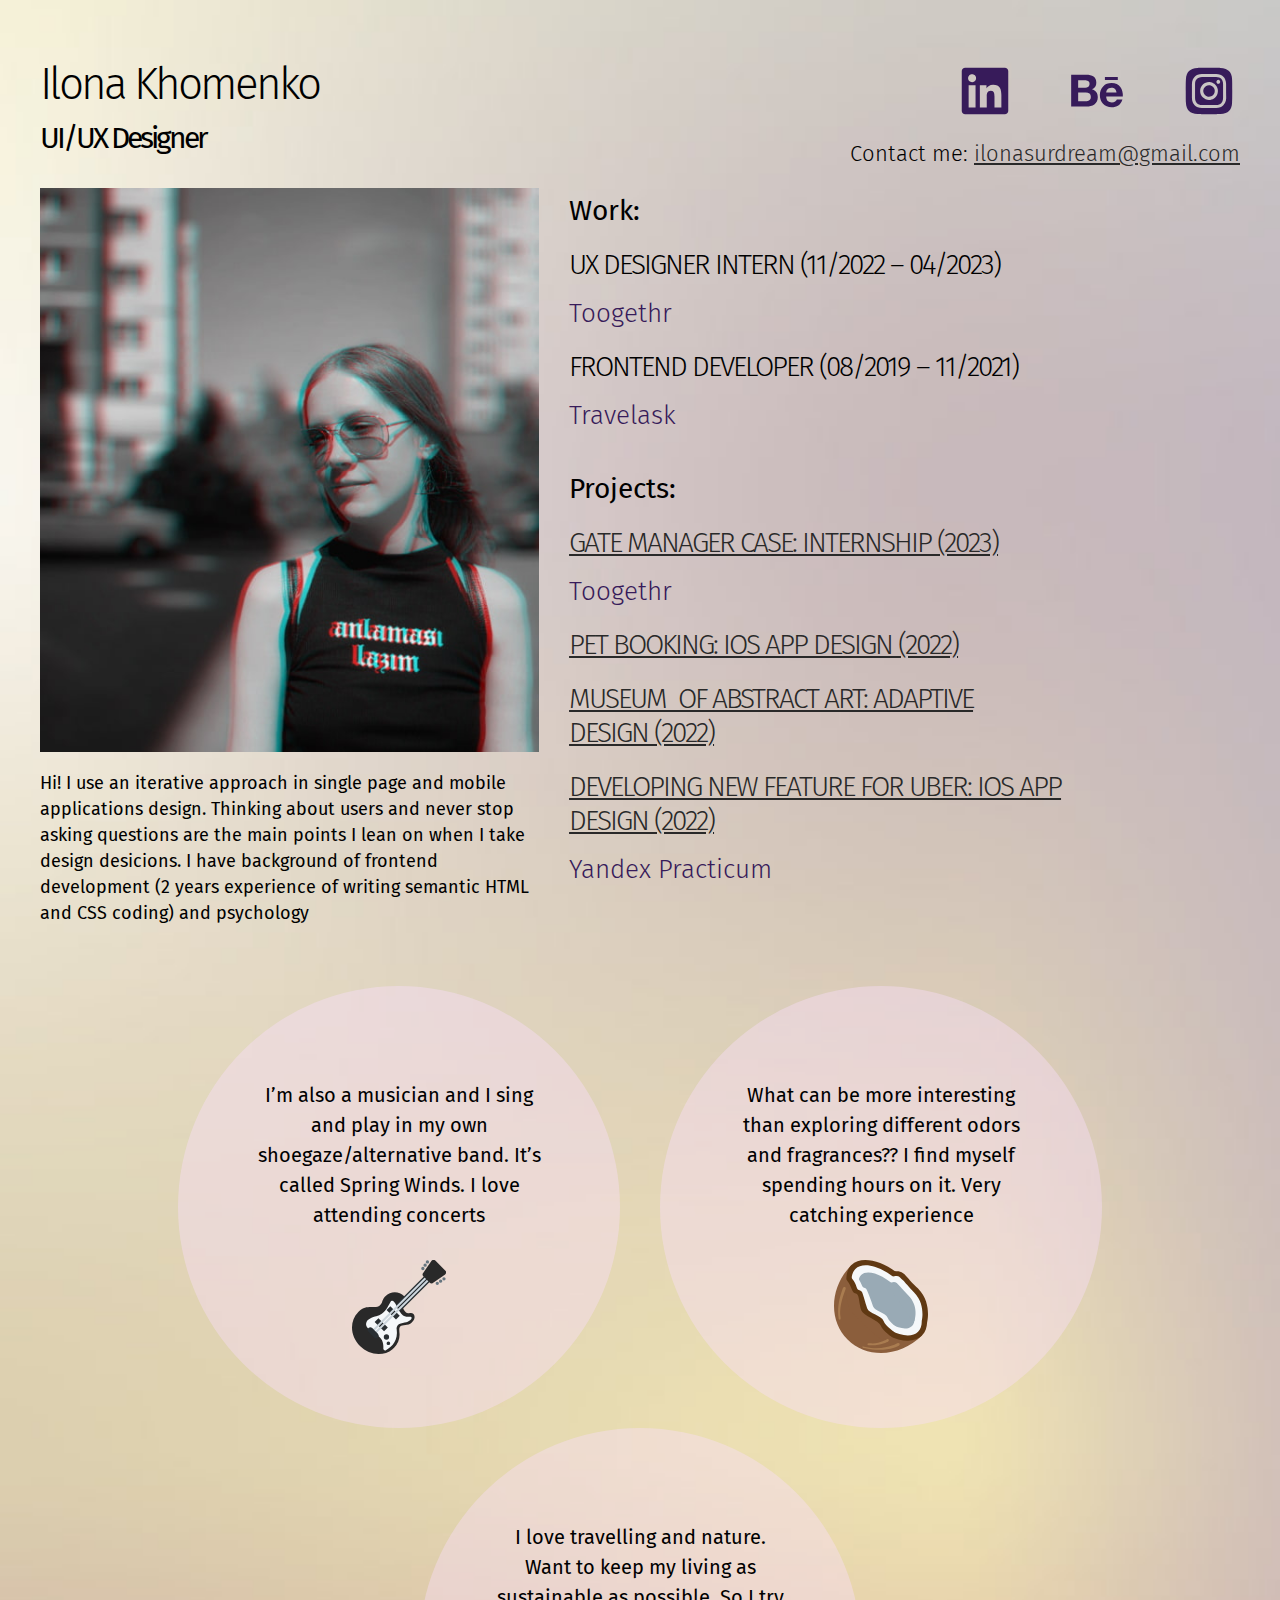
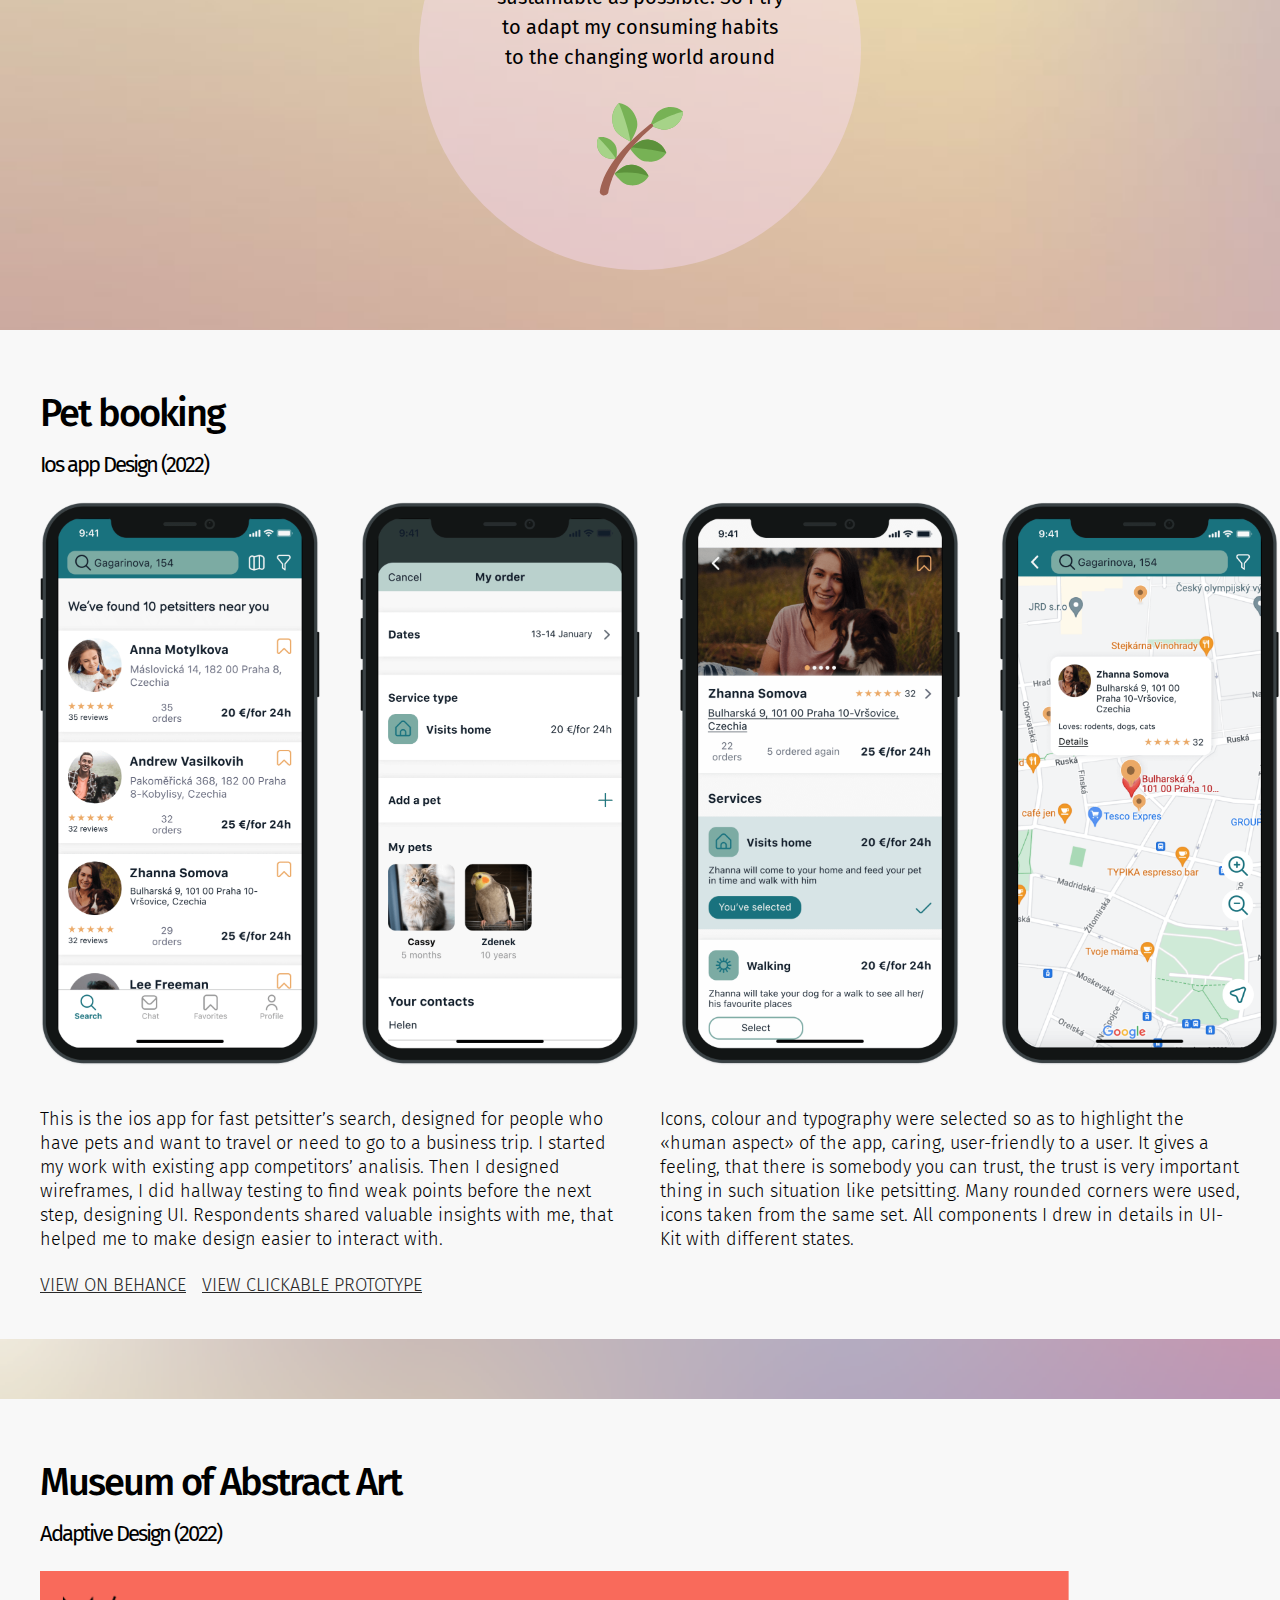
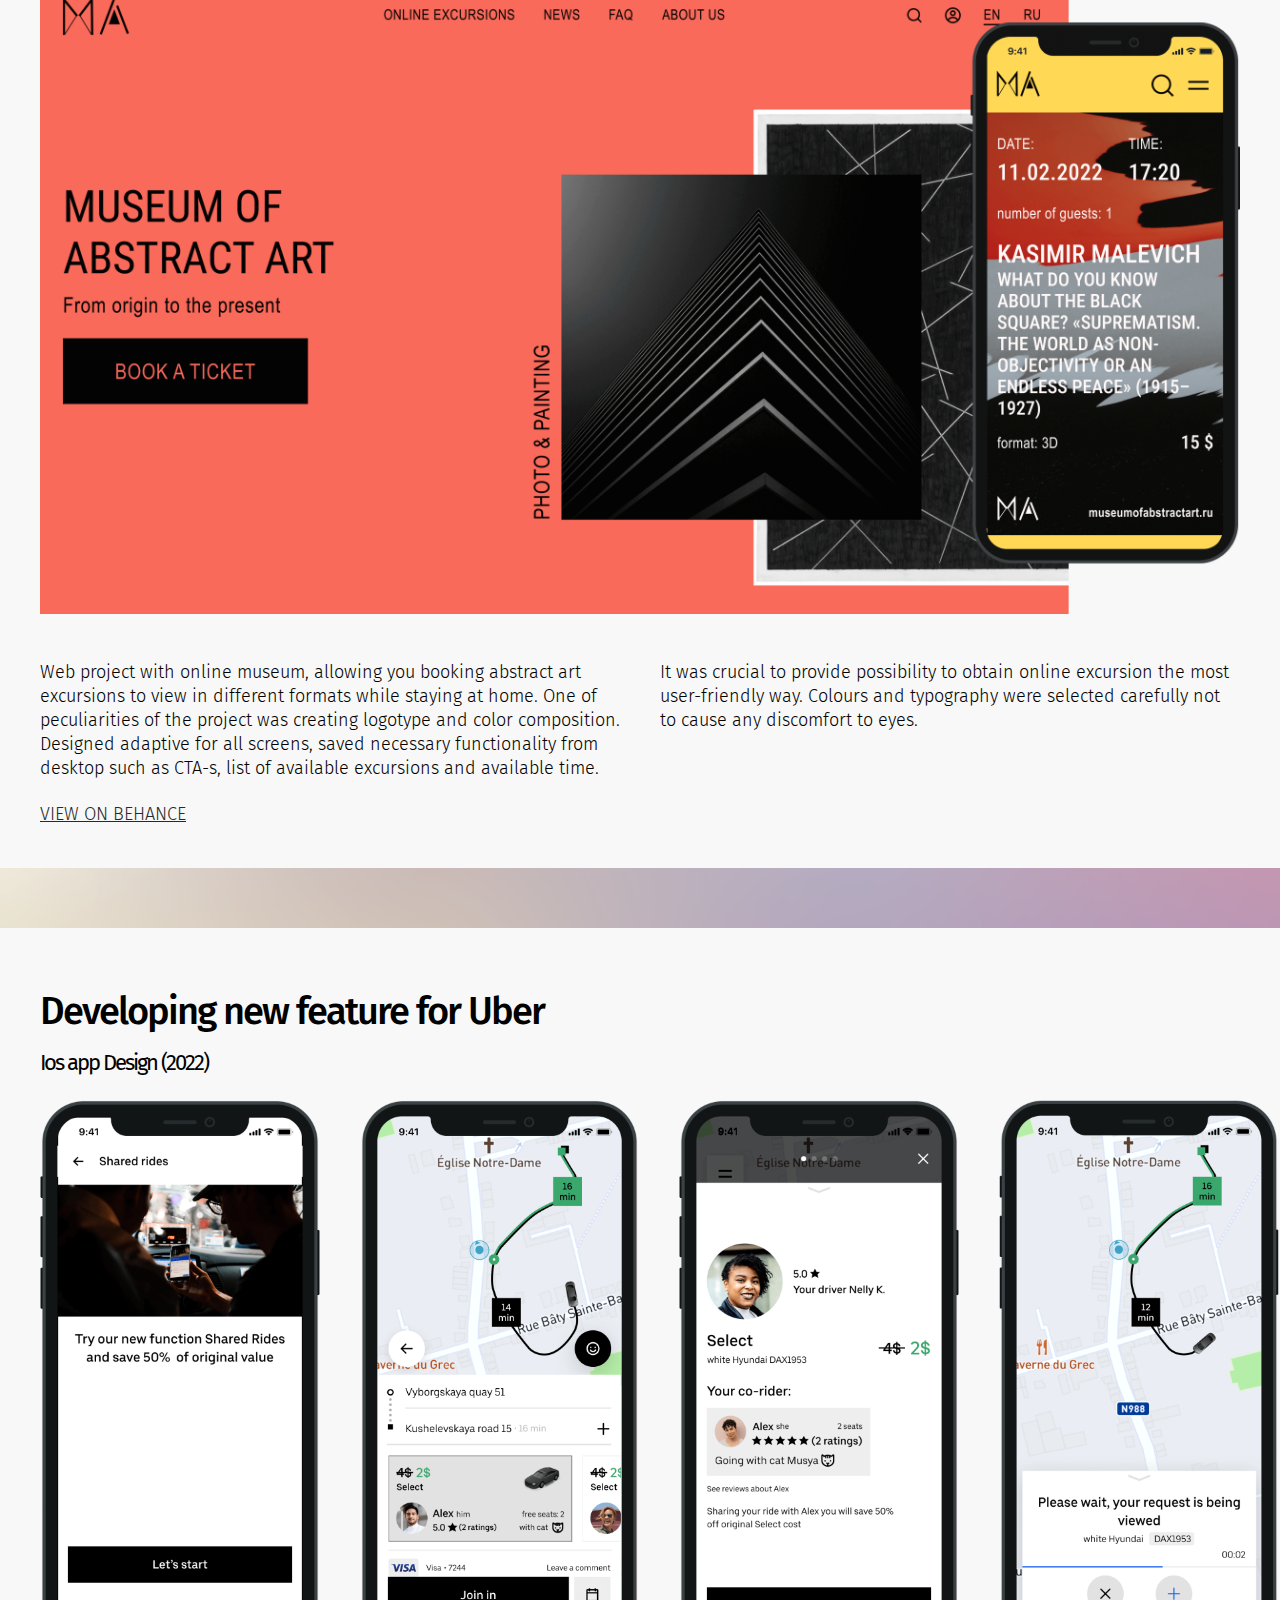
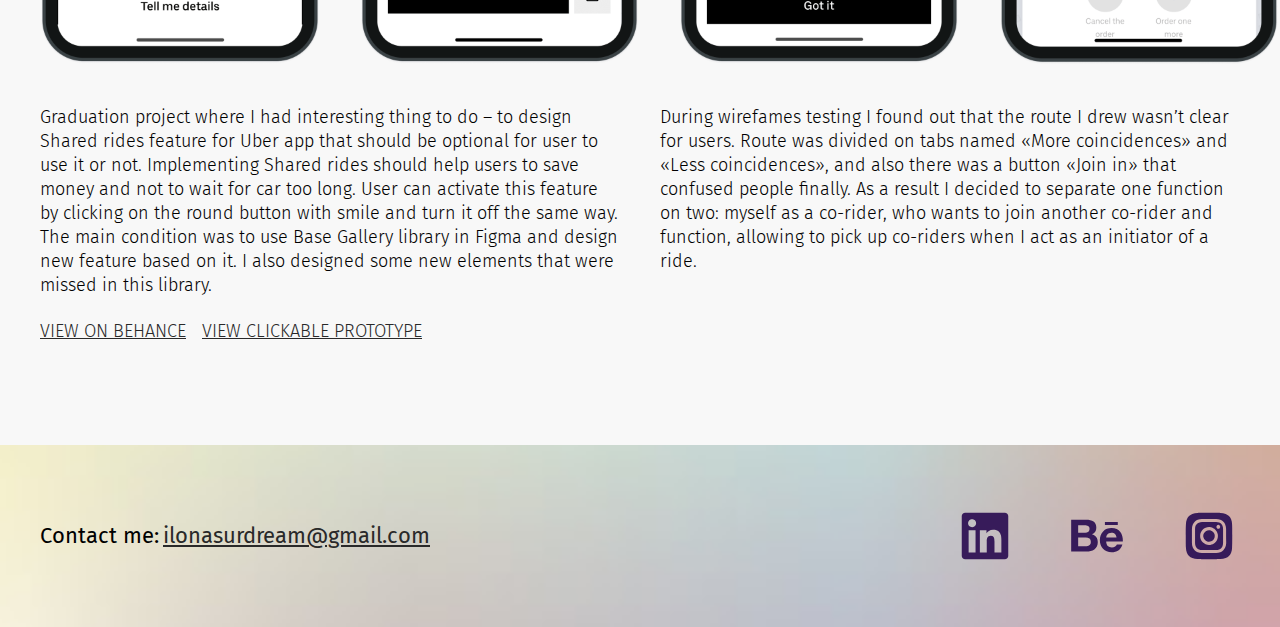
<file: index.html>
<!DOCTYPE html>
<html lang="en">
<head>
  <meta charset="UTF-8">
  <meta http-equiv="X-UA-Compatible" content="IE=edge">
  <meta name="viewport" content="width=device-width, initial-scale=1.0">
  <title>Portfolio site</title>
  <link rel="preconnect" href="https://fonts.googleapis.com">
  <link rel="preconnect" href="https://fonts.gstatic.com" crossorigin>
  <link href="https://fonts.googleapis.com/css2?family=Fira+Sans:wght@300;400;500&display=swap" rel="stylesheet">
  <link rel="stylesheet" href="./main.css">
  <link rel="stylesheet" href="./media.css">
</head>
<body>
  <main>
    <section class="section primary-section">
      <div class="primary-section-flex">
        <div class="photo-wrap">
          <h1>Ilona Khomenko <br/>
            <b class="subheading">UI/UX Designer</b>
          </h1>
          <picture class="img-container">
            <source media="(max-width: 499px)" srcset="./images/Ilona_Khomenko_mob.jpg">
            <source media="(max-width: 833px)" srcset="./images/Ilona_Khomenko_tab.jpg">
            <img src="./images/Ilona_Khomenko.jpg" width="536" height="606" alt="Ilona Khomenko" class="main-img">
          </picture>
          <p class="description">Hi! I use an iterative approach in single page and mobile applications design. 
            Thinking about users and never stop asking questions are the main points I lean on when I take design desicions. I have
              background of frontend development (2 years experience of writing semantic HTML and CSS coding) and psychology
          </p>
        </div>
        <div class="primary-wrap">
          <div class="contacts">
            <ul class="socials-list">
              <li class="socials-item">
                <a class="socials-link" href="https://www.linkedin.com/in/ilona-khomenko-47888281/" aria-label="LinkedIn" target="_blank" rel="noopener">
                  <svg width="62" height="62" viewBox="0 0 62 62" fill="none" xmlns="http://www.w3.org/2000/svg" aria-hidden="true">
                    <linearGradient id="gradient1" gradientTransform="rotate(90)">
                      <stop class="main-stop" offset="0%" />
                      <stop class="second-stop" offset="20%" />
                      <stop class="third-stop" offset="75%" />
                      <stop class="alt-stop" offset="100%" />
                    </linearGradient>
                    <path d="M47.3654 47.3758H40.4808V36.5852C40.4808 34.0122 40.4292 30.7003 36.89 30.7003C33.3017 30.7003 32.7541 33.5007 32.7541 36.3966V47.3758H25.8669V25.1875H32.4802V28.21H32.5707C33.4955 26.4688 35.743 24.6269 39.1013 24.6269C46.0763 24.6269 47.368 29.2201 47.368 35.1953V47.3758H47.3654ZM18.0911 22.1521C17.5655 22.1528 17.045 22.0497 16.5593 21.8488C16.0737 21.6479 15.6324 21.3532 15.2609 20.9814C14.8894 20.6097 14.5949 20.1682 14.3944 19.6824C14.1938 19.1967 14.0911 18.6761 14.0921 18.1505C14.0926 17.3596 14.3276 16.5866 14.7675 15.9292C15.2073 15.2719 15.8322 14.7597 16.5631 14.4575C17.294 14.1553 18.0982 14.0766 18.8738 14.2314C19.6494 14.3862 20.3617 14.7676 20.9206 15.3272C21.4795 15.8868 21.8599 16.5996 22.0137 17.3755C22.1675 18.1513 22.0878 18.9553 21.7847 19.6858C21.4815 20.4163 20.9686 21.0406 20.3107 21.4796C19.6527 21.9186 18.8794 22.1526 18.0885 22.1521H18.0911ZM21.5424 47.3758H14.6372V25.1875H21.545V47.3758H21.5424ZM50.8142 7.75H11.1832C9.28192 7.75 7.75 9.24833 7.75 11.1006V50.8994C7.75 52.7517 9.2845 54.25 11.1807 54.25H50.8038C52.7 54.25 54.25 52.7517 54.25 50.8994V11.1006C54.25 9.24833 52.7 7.75 50.8038 7.75H50.8116H50.8142Z" fill="url(#gradient1)" />
                  </svg>                  
                </a>
              </li>
              <li class="socials-item">
                <a class="socials-link" href="https://www.behance.net/ilonakhomenko" aria-label="Behance" target="_blank" rel="noopener">
                  <svg width="62" height="62" viewBox="0 0 62 62" fill="none" xmlns="http://www.w3.org/2000/svg" aria-hidden="true">
                    <linearGradient id="gradient2" gradientTransform="rotate(90)">
                      <stop class="main-stop" offset="0%" />
                      <stop class="second-stop" offset="20%" />
                      <stop class="third-stop" offset="75%" />
                      <stop class="alt-stop" offset="100%" />
                    </linearGradient>
                    <path d="M20.1577 14.8047C21.6793 14.8047 23.0485 14.9364 24.304 15.2051C25.5517 15.4712 26.616 15.9104 27.515 16.5174C28.4011 17.1245 29.0935 17.9305 29.592 18.9432C30.0751 19.9429 30.3154 21.1933 30.3154 22.6709C30.3154 24.2726 29.9537 25.6108 29.2278 26.6777C28.4967 27.7472 27.4195 28.6229 25.9831 29.2998C27.9387 29.8655 29.388 30.8549 30.349 32.2603C31.3151 33.6785 31.7879 35.3758 31.7879 37.3649C31.7879 38.9795 31.4805 40.3668 30.863 41.5319C30.2681 42.6796 29.4049 43.6668 28.3469 44.4097C27.2509 45.1728 26.0268 45.7329 24.7328 46.063C23.3761 46.4192 21.9789 46.598 20.5762 46.5952H5.16663V14.8047H20.1577ZM19.251 27.649C20.491 27.649 21.5191 27.3545 22.3303 26.7578C23.1363 26.1688 23.5264 25.1974 23.5264 23.867C23.5264 23.1282 23.3946 22.5185 23.1363 22.0406C22.8846 21.5808 22.5121 21.1985 22.059 20.9349C21.5848 20.6537 21.0614 20.4652 20.5168 20.3795C19.9231 20.2688 19.3201 20.216 18.7162 20.2219H12.1675V27.649H19.251V27.649ZM19.641 41.1831C20.3308 41.1831 20.987 41.1237 21.6044 40.9842C22.227 40.8499 22.7798 40.6329 23.25 40.3099C23.7201 39.9999 24.1076 39.5789 24.3866 39.0415C24.6682 38.5094 24.8051 37.8144 24.8051 36.98C24.8051 35.3422 24.3427 34.1771 23.4282 33.4719C22.5111 32.7744 21.2815 32.4282 19.7754 32.4282H12.1675V41.1857H19.641V41.1831ZM41.7673 41.0772C42.7154 42.002 44.082 42.467 45.8593 42.467C47.1329 42.467 48.2334 42.1441 49.1608 41.5034C50.0753 40.8602 50.6333 40.173 50.8477 39.4626H56.4148C55.521 42.2319 54.1647 44.2108 52.3099 45.4017C50.4783 46.5978 48.2489 47.1919 45.6449 47.1919C43.8314 47.1919 42.1987 46.9 40.7365 46.3214C39.3331 45.7748 38.0648 44.9305 37.0191 43.8465C35.9907 42.7373 35.1956 41.4327 34.6812 40.0103C34.1157 38.4373 33.8358 36.776 33.8545 35.1045C33.8545 33.384 34.1413 31.7746 34.7045 30.2892C35.2391 28.8533 36.06 27.5411 37.1173 26.4323C38.1635 25.3473 39.4035 24.4922 40.8476 23.8644C42.3662 23.2258 44.0002 22.9074 45.6475 22.9293C47.5953 22.9293 49.2977 23.3064 50.7599 24.0659C52.1778 24.7909 53.4073 25.8364 54.3507 27.1194C55.2885 28.393 55.9575 29.8526 56.3735 31.4879C56.7894 33.1205 56.934 34.8255 56.8152 36.6106H40.2018C40.2044 38.4293 40.8166 40.1524 41.7673 41.0772V41.0772ZM49.0316 28.9846C48.2799 28.1528 47.0089 27.7033 45.4537 27.7033C44.4436 27.7033 43.6092 27.8712 42.9375 28.2174C42.3234 28.5275 41.7785 28.959 41.3359 29.4858C40.9471 29.964 40.6589 30.5158 40.4885 31.1081C40.3395 31.602 40.2434 32.1103 40.2018 32.6245H50.4886C50.3388 31.0125 49.786 29.8216 49.0316 28.9846V28.9846ZM38.9101 16.9385H51.7984V20.0773H38.9101V16.9385Z" fill="url(#gradient2)" />
                  </svg>                  
                </a>
              </li>
              <li class="socials-item">
                <a class="socials-link" href="https://www.instagram.com/ilona_lakritz/" aria-label="Instagram" target="_blank" rel="noopener">
                  <svg width="62" height="62" viewBox="0 0 62 62" fill="none" xmlns="http://www.w3.org/2000/svg" aria-hidden="true">
                    <linearGradient id="gradient3" gradientTransform="rotate(90)">
                      <stop class="main-stop" offset="0%" />
                      <stop class="second-stop" offset="20%" />
                      <stop class="third-stop" offset="75%" />
                      <stop class="alt-stop" offset="100%" />
                    </linearGradient>
                    <path d="M31 25.234C29.8596 25.234 28.7448 25.5722 27.7966 26.2057C26.8484 26.8393 26.1093 27.7398 25.6729 28.7934C25.2365 29.847 25.1223 31.0064 25.3448 32.1249C25.5673 33.2434 26.1164 34.2708 26.9228 35.0772C27.7292 35.8836 28.7566 36.4327 29.8751 36.6552C30.9936 36.8777 32.153 36.7635 33.2066 36.3271C34.2602 35.8907 35.1607 35.1516 35.7943 34.2034C36.4278 33.2552 36.766 32.1404 36.766 31C36.766 30.2428 36.6169 29.493 36.3271 28.7934C36.0373 28.0939 35.6126 27.4582 35.0772 26.9228C34.5418 26.3874 33.9061 25.9627 33.2066 25.6729C32.507 25.3831 31.7572 25.234 31 25.234V25.234ZM54.0873 19.5378C54.075 17.7423 53.7444 15.9632 53.1108 14.2833C52.6441 13.0539 51.922 11.9375 50.9922 11.0078C50.0625 10.078 48.9461 9.35592 47.7168 8.88925C46.0368 8.2556 44.2577 7.92498 42.4623 7.91275C39.463 7.75 38.5795 7.75 31 7.75C23.4205 7.75 22.537 7.75 19.5378 7.91275C17.7423 7.92498 15.9632 8.2556 14.2833 8.88925C13.0539 9.35592 11.9375 10.078 11.0078 11.0078C10.078 11.9375 9.35592 13.0539 8.88925 14.2833C8.2556 15.9632 7.92498 17.7423 7.91275 19.5378C7.75 22.537 7.75 23.4205 7.75 31C7.75 38.5795 7.75 39.463 7.91275 42.4623C7.93778 44.264 8.26795 46.0485 8.88925 47.74C9.35385 48.9637 10.0753 50.0736 11.005 50.995C11.9308 51.9304 13.0496 52.6524 14.2833 53.1108C15.9632 53.7444 17.7423 54.075 19.5378 54.0873C22.537 54.25 23.4205 54.25 31 54.25C38.5795 54.25 39.463 54.25 42.4623 54.0873C44.2577 54.075 46.0368 53.7444 47.7168 53.1108C48.9504 52.6524 50.0692 51.9304 50.995 50.995C51.9247 50.0736 52.6462 48.9637 53.1108 47.74C53.7438 46.0518 54.0743 44.2652 54.0873 42.4623C54.25 39.463 54.25 38.5795 54.25 31C54.25 23.4205 54.25 22.537 54.0873 19.5378V19.5378ZM48.1817 38.1377C48.1071 39.5725 47.8009 40.9858 47.275 42.3228C46.8236 43.438 46.1526 44.4511 45.3019 45.3019C44.4511 46.1526 43.438 46.8236 42.3228 47.275C40.9731 47.7716 39.552 48.0464 38.1145 48.0888H23.8855C22.448 48.0464 21.0269 47.7716 19.6773 47.275C18.5243 46.8465 17.4831 46.163 16.6315 45.2755C15.7891 44.4414 15.1385 43.4338 14.725 42.3228C14.2264 40.9745 13.9592 39.5518 13.9345 38.1145V23.8855C13.9592 22.4482 14.2264 21.0255 14.725 19.6773C15.1535 18.5243 15.837 17.4831 16.7245 16.6315C17.5623 15.7936 18.5688 15.1437 19.6773 14.725C21.0269 14.2284 22.448 13.9536 23.8855 13.9113H38.1145C39.552 13.9536 40.9731 14.2284 42.3228 14.725C43.4757 15.1535 44.5169 15.837 45.3685 16.7245C46.2109 17.5586 46.8615 18.5662 47.275 19.6773C47.7716 21.0269 48.0464 22.448 48.0888 23.8855V31C48.0888 35.7895 48.2515 36.2778 48.1817 38.1145V38.1377ZM44.4618 20.8398C44.1849 20.0887 43.7485 19.4067 43.1825 18.8407C42.6165 18.2748 41.9345 17.8383 41.1835 17.5615C40.1523 17.2041 39.0662 17.0309 37.975 17.05H24.025C22.9282 17.0607 21.842 17.2654 20.8165 17.6545C20.077 17.9188 19.4022 18.3374 18.837 18.8826C18.2717 19.4278 17.829 20.087 17.5383 20.8165C17.2006 21.852 17.0357 22.936 17.05 24.025V37.975C17.0731 39.0705 17.2773 40.1547 17.6545 41.1835C17.9313 41.9345 18.3678 42.6165 18.9337 43.1825C19.4997 43.7485 20.1817 44.1849 20.9328 44.4618C21.9247 44.8266 22.9686 45.0306 24.025 45.0662H37.975C39.0718 45.0555 40.158 44.8509 41.1835 44.4618C41.9345 44.1849 42.6165 43.7485 43.1825 43.1825C43.7485 42.6165 44.1849 41.9345 44.4618 41.1835C44.8509 40.158 45.0555 39.0718 45.0662 37.975V24.025C45.0669 22.9271 44.8619 21.8389 44.4618 20.8165V20.8398ZM31 39.8815C29.8348 39.8815 28.681 39.6516 27.6047 39.205C26.5285 38.7584 25.5509 38.1038 24.728 37.2788C23.9052 36.4537 23.2532 35.4745 22.8094 34.397C22.3656 33.3196 22.1387 32.1652 22.1417 31C22.1418 29.2424 22.6632 27.5244 23.6402 26.0633C24.6171 24.6022 26.0056 23.4639 27.6298 22.7924C29.2541 22.1208 31.041 21.9463 32.7645 22.2909C34.488 22.6355 36.0705 23.4837 37.3116 24.7281C38.5528 25.9725 39.3969 27.5572 39.7369 29.2816C40.077 31.006 39.8978 32.7925 39.222 34.4149C38.5462 36.0374 37.4042 37.4229 35.9406 38.396C34.477 39.3691 32.7576 39.8861 31 39.8815V39.8815ZM40.3 23.8623C39.786 23.8078 39.3104 23.5652 38.9647 23.181C38.619 22.7967 38.4278 22.2982 38.4278 21.7814C38.4278 21.2645 38.619 20.766 38.9647 20.3818C39.3104 19.9976 39.786 19.7549 40.3 19.7005C40.814 19.7549 41.2896 19.9976 41.6353 20.3818C41.981 20.766 42.1722 21.2645 42.1722 21.7814C42.1722 22.2982 41.981 22.7967 41.6353 23.181C41.2896 23.5652 40.814 23.8078 40.3 23.8623Z" fill="url(#gradient3)" />
                  </svg>                  
                </a>
              </li>
            </ul>
            <p class="email-item">Contact me:&nbsp; <a href="mailto:ilonasurdream@gmail.com">ilonasurdream@gmail.com</a></p>
          </div>
          <div class="projects">
            <div class="project-first">
              <span class="subject">Work:</span>
              <div class="project-wrap">
                <div class="list-wrap">
                  <ul class="project-list">
                    <li class="project-item">Ux designer intern (11/2022 – 04/2023)</li>
                  </ul>
                  <span class="project-place">Toogethr</span>
                </div>
                <div class="list-wrap">
                  <ul class="project-list">
                    <li class="project-item">Frontend developer (08/2019 – 11/2021)</li>
                  </ul>
                  <span class="project-place">Travelask</span>
                </div> 
              </div>
            </div>
            <div class="project-second">
              <span class="subject">Projects:</span>
              <div class="project-wrap">
                <div class="list-wrap">
                  <ul class="project-list">
                    <li class="project-item">
                      <a class="project-link project-link--toogethr" href="./toogethr.html">Gate manager case: Internship&nbsp;(2023)</a>
                    </li>
                  </ul>
                  <span class="project-place">Toogethr</span>
                </div>
                <div class="list-wrap">
                  <ul class="project-list">
                    <li class="project-item">
                      <a class="project-link project-link--pb" href="#pet-booking">Pet booking: Ios app Design&nbsp;(2022)</a>
                    </li>
                    <li class="project-item">
                      <a class="project-link project-link--abstract" href="#abstract">Museum&nbsp; of Abstract Art: Adaptive Design&nbsp;(2022)</a>
                    </li>
                    <li class="project-item">
                      <a class="project-link project-link--uber" href="#uber">Developing new feature for Uber: ios app design&nbsp;(2022)</a>
                    </li>
                  </ul>
                  <span class="project-place">Yandex Practicum</span>
                </div>
              </div>
            </div>
          </div>
        </div>
      </div>
      <div class="facts-section">
        <ul class="facts-section-list">
          <li class="facts-section-item">
            <p class="facts-section-text">I’m also a musician and I sing and play in my own shoegaze/alternative band. It’s called Spring
              Winds. I love attending concerts</p>
           <svg xmlns="http://www.w3.org/2000/svg" width="40" height="40" fill="none" class="facts-section-icon" viewBox="0 0 94 94"><path fill="#292929" d="M57.872 53.074c-5.646 1.882-7.528-7.529-7.528-7.529s2.569-2.576.625-4.868c3.03-3.027 1.26-4.544 1.26-4.544-5.202-5.2-13.628-5.2-18.824 0a11.133 11.133 0 0 0-1.472 1.804c-.163.23-.307.464-.453.698l-.037.072a13.26 13.26 0 0 0-1.61 4.017c-.416.849-1.01 1.754-2.075 2.822-3.764 3.764-13.174-1.883-20.705 5.646-.078.077-.12.183-.184.276-.25.224-.514.421-.756.666-8.836 8.835-7.995 24.006 1.885 33.882 9.38 9.384 23.533 10.592 32.501 3.115.155-.083.312-.163.44-.29.188-.192.335-.373.513-.56.141-.13.29-.247.429-.38 4.507-4.51 6.235-9.93 5.553-15.47-.181-2.635-.44-4.7 1.038-6.178 1.882-1.882 7.529 0 11.293-3.764 5.636-5.649 1.68-10.603-1.893-9.415Z"/><path fill="#292F33" d="m39.66 48.684 40.835-40.83 5.646 5.648-40.834 40.833-5.646-5.651Z"/><path fill="#F5F8FA" d="M26.387 75.9c4.744 3.399 5.215 9.244 4.95 12.646-.113 1.406 1.38 2.391 2.606 1.696 6.823-3.876 12.25-10.086 10.75-20.905-.296-1.956.295-5.635 6.047-6.405 5.753-.771 7.83-2.925 8.54-3.953.408-.588.772-2.214-.83-2.273-1.6-.059-5.575 1.187-9.134-3.024-3.56-4.211-4.15-5.93-4.27-6.583-.12-.652-3.75-9.834-6.722-4.962-2.468 4.049-5.212 12.003-14.074 14.074-3.607.841-8.17 2.675-9.488 5.218-2.215 4.27 1.224 7.254 4.19 9.271 2.968 2.016 7.435 5.2 7.435 5.2Z"/><path fill="#292F33" d="m34.563 50.019 3.764-3.767 9.413 9.41-3.764 3.764-9.413-9.407ZM22.65 61.929l3.767-3.765 9.41 9.41-3.764 3.765-9.413-9.41Z"/><path fill="#CCD6DD" d="m19.453 70.724 58.039-57.931 1.41 1.414-58.036 57.93-1.413-1.413Zm2.313 2.31 58.04-57.928 1.41 1.414L23.18 74.453l-1.414-1.419Z"/><path fill="#292F33" d="M25.892 73.745a2.669 2.669 0 0 1 0 3.764 2.669 2.669 0 0 1-3.764 0l-5.649-5.646a2.669 2.669 0 0 1 0-3.764h.003a2.669 2.669 0 0 1 3.764 0l5.646 5.646Zm8.554 5.941a2.662 2.662 0 1 0 0-5.324 2.662 2.662 0 0 0 0 5.324Zm3.772 3.527a1.826 1.826 0 1 1-3.651 0 1.826 1.826 0 0 1 3.65 0Z"/><path fill="#292929" d="M93.172 10.43a2.85 2.85 0 0 1-.003 4.02l-11.612 8.04a2.852 2.852 0 0 1-4.02 0l-6.03-6.033a2.85 2.85 0 0 1 .003-4.02L79.55.83a2.852 2.852 0 0 1 4.02 0l9.602 9.601Z"/><path fill="#66757F" d="M85.279 25.038a1.664 1.664 0 1 0 0-3.328 1.664 1.664 0 0 0 0 3.328Zm3.348-2.25a1.664 1.664 0 1 0 0-3.327 1.664 1.664 0 0 0 0 3.328Zm3.353-2.25a1.664 1.664 0 1 0 0-3.328 1.664 1.664 0 0 0 0 3.328ZM70.874 10.155a1.664 1.664 0 1 0 0-3.328 1.664 1.664 0 0 0 0 3.328Zm2.244-3.303a1.664 1.664 0 1 0 0-3.328 1.664 1.664 0 0 0 0 3.328Zm2.244-3.299a1.664 1.664 0 1 0 0-3.327 1.664 1.664 0 0 0 0 3.327Z"/></svg>
          </li>
          <li class="facts-section-item">
            <p class="facts-section-text">What can be more interesting than exploring different odors and fragrances?? I find myself spending
              hours on it. Very catching experience</p>
            <svg xmlns="http://www.w3.org/2000/svg" width="40" height="40" fill="none" class="facts-section-icon" viewBox="0 0 94 94"><g clip-path="url(#a)"><path fill="#8B5E3C" d="M13.533 79.524C-5.943 60.051-4.19 26.724 17.45 5.084l70.523 70.523c-21.64 21.64-54.967 23.39-74.44 3.917Z"/><path fill="#603913" d="M17.45 5.082C6.632 15.901 13.646 40.46 33.12 59.936c19.478 19.473 44.035 26.488 54.85 15.67C98.79 64.79 91.777 40.23 72.298 20.753 52.828 1.278 28.268-5.733 17.45 5.082Z"/><path fill="#F5F8FA" d="M85.798 63.038a2.77 2.77 0 0 0 4.646-1.3c.186-.745 4.364-18.478-8.347-31.188-3.103-3.103-7.71-10.456-9.02-12.589-1.108-1.15-2.031-.748-4.15-2.867-.97-.97-3.893-6.228-12.298 1.742-.97.92-1.08 2.433-.321 3.533l29.166 42.284c.1.139.208.269.324.385Z"/><path fill="#603913" d="M65.52 16.897a231.719 231.719 0 0 0 4.038 3.925s6.66 7.769 10.58 11.686c11.752 11.755 7.619 28.57 7.619 28.57l-32.28-43.43s7.734-2.887 10.042-.751Zm3.52-3.751c-5.078-3.984-13.234-.873-15.237 1.097-1.892 1.892-1.294 5.496.225 7.696l29.166 42.284a5.537 5.537 0 0 0 5.56 2.302 5.54 5.54 0 0 0 4.38-4.125c.2-.811 4.724-20.01-9.078-33.812-2.471-2.471-5.37-4.815-8.06-8.07-.91-1.172-3.285-3.992-5.745-6.45l-1.21-.922Z"/><path fill="#F5F8FA" d="M21.367 8.999c-8.654 8.655-1.64 29.704 15.673 47.013 17.306 17.31 38.358 24.327 47.013 15.672 8.655-8.654 1.637-29.706-15.672-47.016C51.07 7.362 30.022.344 21.367 8.998Z"/><path fill="#99AAB5" d="M27.122 14.999c-6.422 6.422-.23 23.033 13.835 37.098C55.025 66.165 71.63 72.354 78.055 65.933c6.422-6.422.23-23.03-13.835-37.099C50.157 14.766 33.546 8.574 27.122 15Z"/><path fill="#99AAB5" d="m54.238 23.483 3.258-.928c1.557-.865 3.751-.923 5.253.462l3.355 3.527c1.587 1.912 5.316 5.92 8.297 8.901 10.547 10.547 6.425 24.164 6.242 24.74a1.384 1.384 0 0 1-2.46.374L53.81 25.46a1.372 1.372 0 0 1-.216-1.08c.08-.375.313-.699.643-.898Z"/><path fill="#F5F8FA" d="M64.103 68.133s-8.89-5.776-10.447-10.447c-1.74-5.223-12.915-6.24-14.655-11.464C37.264 41 34.358 33.02 32.759 29.827c-1.595-3.195-3.485-.003-5.225-5.225-1.74-5.228-5.222-8.71-5.222-8.71s0 24.382 5.222 29.604C32.76 50.72 53.656 71.618 55.4 69.873c1.74-1.74 8.704-1.74 8.704-1.74Z"/><path fill="#603913" d="M61.55 72.772s-10.334-7.029-11.958-11.896c-1.814-5.441-14.655-7.256-16.467-12.697-1.815-5.44-4.422-15.198-5.3-16.323-2.537-3.27-3.626-.003-5.44-5.441-1.815-5.444-5.442-9.07-5.442-9.07s0 25.393 5.441 30.834c5.441 5.444 27.205 27.208 29.023 25.393 1.814-1.811 10.142-.8 10.142-.8Z"/><path fill="#8B5E3C" d="M58.588 77.563s-10.002-6.496-11.752-11.752c-1.959-5.876-17.634-9.796-19.592-15.672-1.96-5.879-1.96-13.713-3.918-15.672-1.959-1.961-3.917 0-5.876-5.879-1.958-5.876-5.876-9.793-5.876-9.793s0 27.427 5.876 33.303c5.876 5.876 29.383 29.382 31.341 27.424 1.962-1.959 9.797-1.959 9.797-1.959Z"/><path fill="#A97C50" d="M28.23 86.965c.252-.79 2.316-.169 3.083.003 19.21 4.227 32.303-3.837 32.447-3.904.753-.376 1.604-.094 1.898.62.293.716-.072 1.6-.82 1.973-.624.31-13.32 7.065-33.591 2.602-.252-.058-1.998-.363-2.164-.53-.34-.34-1.025-.232-.853-.764ZM5.058 59.35c.319.316.3.587.804.457.798-.202.828-1.432.706-2.21-1.363-8.844.997-18.02 5.1-28.68.297-.778-.074-1.593-.814-1.806-.754-.222-1.604.233-1.903 1.008-4.308 11.176-5.7 21.155-4.256 30.51.047.289.178.532.363.72Zm28.693 25.426c.194.197.463.327.773.366 10.442 1.18 19.096-3.15 19.46-3.335.744-.38 1.107-1.264.805-1.978-.299-.718-1.155-.987-1.906-.604-.08.041-7.599 5.105-17.123 4.025-.79-.089-2.289-.044-2.463.762-.1.49.147.46.454.764Z"/></g><defs><clipPath id="a"><path fill="#fff" d="M0 0h94v94H0z"/></clipPath></defs></svg>           
          </li>
          <li class="facts-section-item">
            <p class="facts-section-text">I love travelling and nature. Want to keep my living as sustainable as possible. So I try to adapt
              my consuming habits to the changing world around </p>
            <svg xmlns="http://www.w3.org/2000/svg" width="40" height="40" fill="none" class="facts-section-icon" viewBox="0 0 94 94"><path fill="#77B255" d="M53.746 59.613c-7.29-.892-10.492-4.989-16.897-13.169 8.186-6.4 12.28-9.603 19.572-8.714 7.3.894 14.141 5.43 16.897 13.17-4.534 6.85-12.275 9.596-19.572 8.713ZM37.695 83.355c-6.866-.504-10.056-4.184-16.426-11.55 7.367-6.368 11.05-9.555 17.918-9.062 6.871.498 13.492 4.428 16.425 11.547-3.93 6.621-11.043 9.557-17.917 9.065ZM20.94 41.046c3.604 4.393 3.208 8.396 2.42 16.399-8-.792-12.004-1.185-15.61-5.579-3.607-4.401-5.013-10.6-2.42-16.398 6.199-1.412 12.004 1.182 15.61 5.578Zm56.88-14.675c-6.56 2.748-11.206.846-20.507-2.955 3.8-9.3 5.705-13.953 12.253-16.708 6.557-2.75 14.487-2.225 20.504 2.952-.522 7.93-5.702 13.956-12.25 16.711Zm-34.347-9.57c2.355 7.728-.334 12.773-5.707 22.863C27.677 34.288 22.629 31.6 20.272 23.87c-2.36-7.737-.848-16.648 5.705-22.87 8.91 1.511 15.136 8.062 17.495 15.8Z"/><path fill="#A6D388" d="M20.272 23.868c2.322 7.618 7.279 10.352 17.072 15.572v-.013c-.188-6.79-7.361-29.296-11.493-38.287-6.435 6.217-7.922 15.049-5.579 22.728ZM5.21 35.798c-2.398 5.706-1 11.75 2.54 16.068 3.61 4.396 7.612 4.786 15.61 5.578-2.686-5.217-13.23-17.207-18.15-21.646Z"/><path fill="#5C913B" d="M56.42 37.73c-6.903-.841-10.981 2.02-18.338 7.754 4.703.283 23.666 2.007 35.179 5.487.016-.027.04-.046.057-.073C70.562 43.16 63.72 38.624 56.42 37.73Zm-.818 36.538c-2.939-7.103-9.55-11.028-16.415-11.526-6.734-.482-10.424 2.589-17.503 8.706 7.453-.822 21.293-2.343 33.918 2.82Z"/><path fill="#A6D388" d="M57.797 23.613c8.962 3.66 13.584 5.452 20.019 2.758 6.516-2.742 11.669-8.725 12.234-16.593-10.564 2.05-27.989 11.179-32.253 13.835Z"/><path fill="#A06253" d="M10.2 93.444c-1.572-.246-3.67-2.239-3.428-3.815 1.47-9.594 7.698-32.775 49.288-66.68 1.233-1.01 2.629-1.775 3.674-.571 1.053 1.204-.14 2.559-1.342 3.607C22.6 57.15 16.604 81.835 15.232 90.807c-.245 1.575-3.455 2.874-5.031 2.637Z"/></svg>                 
          </li>
        </ul>
      </div>
    </section>
    <div class="scroll-container">
      <section class="section project-section" id="pet-booking">
        <h2 class="second-heading">Pet booking</h2>
        <p class="caption">Ios app Design (2022)</p>
        <div class="image-flex">
          <img src="./images/pb_1.png" width="243" height="498" alt="Pet booking app – search screen" class="project-image">
          <img src="./images/pb_2.png" width="243" height="498" alt="Pet booking app – my order screen" class="project-image">
          <img src="./images/pb_3.png" width="243" height="498" alt="Pet booking app – petsitter card screen" class="project-image">
          <img src="./images/pb_4.png" width="243" height="498" alt="Pet booking app – map screen" class="project-image">
          <img src="./images/pb_5.png" width="243" height="498" alt="Pet booking app – profile screen" class="project-image">
        </div>
        <div class="text-container">
          <p class="text">This is the ios app for fast petsitter’s search, designed for people who have pets and want to travel or need to
          go to a business trip. I started my work with existing app competitors’ analisis. Then I designed wireframes, I did
            hallway testing to find weak points before the next step, designing UI. Respondents shared valuable insights
            with me, that helped me to make design easier to interact with.
          </p>
          <p class="text">
            Icons, colour and typography were selected so as to highlight the «human aspect» of the app, caring, user-friendly to a user. It gives a feeling, that there is somebody you can trust, the trust is very important thing
            in such situation like petsitting. Many rounded corners were used, icons taken from the same set.
            All components I drew in details in UI-Kit with different states.
          </p>
        </div>
        <div class="behance-links">
          <a href="https://www.behance.net/gallery/141047797/Pet-Booking-App" class="behance-link behance-link--m">View on Behance</a>
          <a href="https://www.figma.com/proto/I0bjiz2bv1gZQnjWgaEIpf/7-%D0%A1%D0%BF%D1%80%D0%B8%D0%BD%D1%82-%D0%98%D0%BB%D0%BE%D0%BD%D0%B0-%D0%A5%D0%BE%D0%BC%D0%B5%D0%BD%D0%BA%D0%BE---Y.P.--Pet-Booking?page-id=1501%3A581&node-id=1501%3A1540&viewport=252%2C337%2C0.05&scaling=scale-down&starting-point-node-id=1501%3A1540"
          class="behance-link">View clickable prototype</a>
        </div>
      </section>
      <section class="section project-section" id="abstract">
        <h2 class="second-heading">Museum&nbsp;of Abstract Art</h2>
        <p class="caption">Adaptive Design (2022)</p>
        <picture class="image-container">
          <source media="(max-width: 500px)" srcset="./images/am_bg_mob.png">
          <source media="(max-width: 1024px)" srcset="./images/am_bg_1440.png">
          <img src="./images/am_bg.png" width="1680" height="900" alt="Ilona Khomenko" class="main-img">
        </picture>
        <div class="text-container">
          <p class="text">Web project with online museum, allowing you booking abstract art excursions to view in different
            formats while staying at home. One of peculiarities of the project was creating logotype and color composition.
              Designed adaptive for all screens, saved necessary functionality from desktop such as CTA-s, list of available
              excursions and available time.
          </p>
          <p class="text">It was crucial to provide possibility to obtain online excursion the most user-friendly way. 
            Colours and typography were selected carefully not to cause any discomfort to eyes.
          </p>
        </div>
        <a href="https://www.behance.net/gallery/141283625/Museum-of-abstraction" class="behance-link">View on Behance</a>
      </section>
      <section class="section section-uber project-section" id="uber">
        <h2 class="second-heading">Developing new feature for Uber</h2>
        <p class="caption">Ios app Design (2022)</p>
        <div class="image-flex">
          <img src="./images/uber_1.png" width="243" height="498" alt="Uber app – introducing screen" class="project-image">
          <img src="./images/uber_2.png" width="243" height="498" alt="Uber app – map screen" class="project-image">
          <img src="./images/uber_3.png" width="243" height="498" alt="Uber app – driver screen" class="project-image">
          <img src="./images/uber_4.png" width="243" height="498" alt="Uber app – request processing screen" class="project-image">
          <img src="./images/uber_5.png" width="243" height="498" alt="Uber app – co-riders screen" class="project-image">
        </div>
        <div class="text-container">
          <p class="text">Graduation project where I had interesting thing to do – to design Shared rides feature for Uber 
            app that should be optional for user to use it or not. Implementing Shared rides should help users to save money
            and not to wait for car too long. User can activate this feature by clicking on the round button with smile and
              turn it off the same way. The main condition was to use Base Gallery library in Figma and design new feature
              based on it. I also designed some new elements that were missed in this library. 
          </p>
          <p class="text">During wirefames testing I found out that the route I drew wasn’t clear for users. Route was
            divided on tabs named «More coincidences» and «Less coincidences», and also there was a button «Join in» that
              confused people finally. As a result I decided to separate one function on two: myself as a co-rider, who wants
              to join  another co-rider and function, allowing to pick up co-riders when I act as an initiator of a ride.
          </p>
        </div>
        <div class="behance-links">
          <a href="https://www.behance.net/gallery/145428147/Developing-new-feature-UberShare-for-Uber" class="behance-link behance-link--m">View on Behance</a>
          <a href="https://www.figma.com/proto/WbPedVPnWmY5KQnoX2wyYV/%D0%94%D0%B8%D0%BF%D0%BB%D0%BE%D0%BC%D0%BD%D1%8B%D0%B9-%D0%BF%D1%80%D0%BE%D0%B5%D0%BA%D1%82-%E2%80%93-%D0%A0%D0%B0%D0%B7%D1%80%D0%B0%D0%B1%D0%BE%D1%82%D0%BA%D0%B0-%D1%84%D1%83%D0%BD%D0%BA%D1%86%D0%B8%D0%B8-%D0%B4%D0%BB%D1%8F-Uber?page-id=153%3A6707&node-id=186%3A12285&viewport=137%2C296%2C0.06&scaling=scale-down&starting-point-node-id=186%3A12285"
          class="behance-link">View clickable prototype</a>
        </div>
      </section>
    </div>
  </main>
  <footer>
    <ul class="footer-list">
      <li class="footer-item">
        <a class="footer-link" href="https://www.linkedin.com/in/ilona-khomenko-47888281/" aria-label="LinkedIn" target="_blank" rel="noopener">
          <svg width="62" height="62" viewBox="0 0 62 62" fill="none" xmlns="http://www.w3.org/2000/svg" aria-hidden="true">
            <linearGradient id="gradient4" gradientTransform="rotate(90)">
              <stop class="main-stop" offset="0%" />
              <stop class="second-stop" offset="20%" />
              <stop class="third-stop" offset="75%" />
              <stop class="alt-stop" offset="100%" />
            </linearGradient>
            <path d="M47.3654 47.3758H40.4808V36.5852C40.4808 34.0122 40.4292 30.7003 36.89 30.7003C33.3017 30.7003 32.7541 33.5007 32.7541 36.3966V47.3758H25.8669V25.1875H32.4802V28.21H32.5707C33.4955 26.4688 35.743 24.6269 39.1013 24.6269C46.0763 24.6269 47.368 29.2201 47.368 35.1953V47.3758H47.3654ZM18.0911 22.1521C17.5655 22.1528 17.045 22.0497 16.5593 21.8488C16.0737 21.6479 15.6324 21.3532 15.2609 20.9814C14.8894 20.6097 14.5949 20.1682 14.3944 19.6824C14.1938 19.1967 14.0911 18.6761 14.0921 18.1505C14.0926 17.3596 14.3276 16.5866 14.7675 15.9292C15.2073 15.2719 15.8322 14.7597 16.5631 14.4575C17.294 14.1553 18.0982 14.0766 18.8738 14.2314C19.6494 14.3862 20.3617 14.7676 20.9206 15.3272C21.4795 15.8868 21.8599 16.5996 22.0137 17.3755C22.1675 18.1513 22.0878 18.9553 21.7847 19.6858C21.4815 20.4163 20.9686 21.0406 20.3107 21.4796C19.6527 21.9186 18.8794 22.1526 18.0885 22.1521H18.0911ZM21.5424 47.3758H14.6372V25.1875H21.545V47.3758H21.5424ZM50.8142 7.75H11.1832C9.28192 7.75 7.75 9.24833 7.75 11.1006V50.8994C7.75 52.7517 9.2845 54.25 11.1807 54.25H50.8038C52.7 54.25 54.25 52.7517 54.25 50.8994V11.1006C54.25 9.24833 52.7 7.75 50.8038 7.75H50.8116H50.8142Z" fill="url(#gradient4)" />
          </svg>
        </a>
      </li>
      <li class="footer-item">
        <a class="footer-link" href="https://www.behance.net/ilonakhomenko" aria-label="Behance" target="_blank" rel="noopener">
          <svg width="62" height="62" viewBox="0 0 62 62" fill="none" xmlns="http://www.w3.org/2000/svg" aria-hidden="true">
            <linearGradient id="gradient5" gradientTransform="rotate(90)">
              <stop class="main-stop" offset="0%" />
              <stop class="second-stop" offset="20%" />
              <stop class="third-stop" offset="75%" />
              <stop class="alt-stop" offset="100%" />
            </linearGradient>
            <path d="M20.1577 14.8047C21.6793 14.8047 23.0485 14.9364 24.304 15.2051C25.5517 15.4712 26.616 15.9104 27.515 16.5174C28.4011 17.1245 29.0935 17.9305 29.592 18.9432C30.0751 19.9429 30.3154 21.1933 30.3154 22.6709C30.3154 24.2726 29.9537 25.6108 29.2278 26.6777C28.4967 27.7472 27.4195 28.6229 25.9831 29.2998C27.9387 29.8655 29.388 30.8549 30.349 32.2603C31.3151 33.6785 31.7879 35.3758 31.7879 37.3649C31.7879 38.9795 31.4805 40.3668 30.863 41.5319C30.2681 42.6796 29.4049 43.6668 28.3469 44.4097C27.2509 45.1728 26.0268 45.7329 24.7328 46.063C23.3761 46.4192 21.9789 46.598 20.5762 46.5952H5.16663V14.8047H20.1577ZM19.251 27.649C20.491 27.649 21.5191 27.3545 22.3303 26.7578C23.1363 26.1688 23.5264 25.1974 23.5264 23.867C23.5264 23.1282 23.3946 22.5185 23.1363 22.0406C22.8846 21.5808 22.5121 21.1985 22.059 20.9349C21.5848 20.6537 21.0614 20.4652 20.5168 20.3795C19.9231 20.2688 19.3201 20.216 18.7162 20.2219H12.1675V27.649H19.251V27.649ZM19.641 41.1831C20.3308 41.1831 20.987 41.1237 21.6044 40.9842C22.227 40.8499 22.7798 40.6329 23.25 40.3099C23.7201 39.9999 24.1076 39.5789 24.3866 39.0415C24.6682 38.5094 24.8051 37.8144 24.8051 36.98C24.8051 35.3422 24.3427 34.1771 23.4282 33.4719C22.5111 32.7744 21.2815 32.4282 19.7754 32.4282H12.1675V41.1857H19.641V41.1831ZM41.7673 41.0772C42.7154 42.002 44.082 42.467 45.8593 42.467C47.1329 42.467 48.2334 42.1441 49.1608 41.5034C50.0753 40.8602 50.6333 40.173 50.8477 39.4626H56.4148C55.521 42.2319 54.1647 44.2108 52.3099 45.4017C50.4783 46.5978 48.2489 47.1919 45.6449 47.1919C43.8314 47.1919 42.1987 46.9 40.7365 46.3214C39.3331 45.7748 38.0648 44.9305 37.0191 43.8465C35.9907 42.7373 35.1956 41.4327 34.6812 40.0103C34.1157 38.4373 33.8358 36.776 33.8545 35.1045C33.8545 33.384 34.1413 31.7746 34.7045 30.2892C35.2391 28.8533 36.06 27.5411 37.1173 26.4323C38.1635 25.3473 39.4035 24.4922 40.8476 23.8644C42.3662 23.2258 44.0002 22.9074 45.6475 22.9293C47.5953 22.9293 49.2977 23.3064 50.7599 24.0659C52.1778 24.7909 53.4073 25.8364 54.3507 27.1194C55.2885 28.393 55.9575 29.8526 56.3735 31.4879C56.7894 33.1205 56.934 34.8255 56.8152 36.6106H40.2018C40.2044 38.4293 40.8166 40.1524 41.7673 41.0772V41.0772ZM49.0316 28.9846C48.2799 28.1528 47.0089 27.7033 45.4537 27.7033C44.4436 27.7033 43.6092 27.8712 42.9375 28.2174C42.3234 28.5275 41.7785 28.959 41.3359 29.4858C40.9471 29.964 40.6589 30.5158 40.4885 31.1081C40.3395 31.602 40.2434 32.1103 40.2018 32.6245H50.4886C50.3388 31.0125 49.786 29.8216 49.0316 28.9846V28.9846ZM38.9101 16.9385H51.7984V20.0773H38.9101V16.9385Z" fill="url(#gradient5)" />
          </svg>
        </a>
      </li>
      <li class="footer-item">
        <a class="footer-link" href="https://www.instagram.com/ilona_lakritz/" aria-label="Instagram" target="_blank" rel="noopener">
          <svg width="62" height="62" viewBox="0 0 62 62" fill="none" xmlns="http://www.w3.org/2000/svg" aria-hidden="true">
            <linearGradient id="gradient6" gradientTransform="rotate(90)">
              <stop class="main-stop" offset="0%" />
              <stop class="second-stop" offset="20%" />
              <stop class="third-stop" offset="75%" />
              <stop class="alt-stop" offset="100%" />
            </linearGradient>
            <path d="M31 25.234C29.8596 25.234 28.7448 25.5722 27.7966 26.2057C26.8484 26.8393 26.1093 27.7398 25.6729 28.7934C25.2365 29.847 25.1223 31.0064 25.3448 32.1249C25.5673 33.2434 26.1164 34.2708 26.9228 35.0772C27.7292 35.8836 28.7566 36.4327 29.8751 36.6552C30.9936 36.8777 32.153 36.7635 33.2066 36.3271C34.2602 35.8907 35.1607 35.1516 35.7943 34.2034C36.4278 33.2552 36.766 32.1404 36.766 31C36.766 30.2428 36.6169 29.493 36.3271 28.7934C36.0373 28.0939 35.6126 27.4582 35.0772 26.9228C34.5418 26.3874 33.9061 25.9627 33.2066 25.6729C32.507 25.3831 31.7572 25.234 31 25.234V25.234ZM54.0873 19.5378C54.075 17.7423 53.7444 15.9632 53.1108 14.2833C52.6441 13.0539 51.922 11.9375 50.9922 11.0078C50.0625 10.078 48.9461 9.35592 47.7168 8.88925C46.0368 8.2556 44.2577 7.92498 42.4623 7.91275C39.463 7.75 38.5795 7.75 31 7.75C23.4205 7.75 22.537 7.75 19.5378 7.91275C17.7423 7.92498 15.9632 8.2556 14.2833 8.88925C13.0539 9.35592 11.9375 10.078 11.0078 11.0078C10.078 11.9375 9.35592 13.0539 8.88925 14.2833C8.2556 15.9632 7.92498 17.7423 7.91275 19.5378C7.75 22.537 7.75 23.4205 7.75 31C7.75 38.5795 7.75 39.463 7.91275 42.4623C7.93778 44.264 8.26795 46.0485 8.88925 47.74C9.35385 48.9637 10.0753 50.0736 11.005 50.995C11.9308 51.9304 13.0496 52.6524 14.2833 53.1108C15.9632 53.7444 17.7423 54.075 19.5378 54.0873C22.537 54.25 23.4205 54.25 31 54.25C38.5795 54.25 39.463 54.25 42.4623 54.0873C44.2577 54.075 46.0368 53.7444 47.7168 53.1108C48.9504 52.6524 50.0692 51.9304 50.995 50.995C51.9247 50.0736 52.6462 48.9637 53.1108 47.74C53.7438 46.0518 54.0743 44.2652 54.0873 42.4623C54.25 39.463 54.25 38.5795 54.25 31C54.25 23.4205 54.25 22.537 54.0873 19.5378V19.5378ZM48.1817 38.1377C48.1071 39.5725 47.8009 40.9858 47.275 42.3228C46.8236 43.438 46.1526 44.4511 45.3019 45.3019C44.4511 46.1526 43.438 46.8236 42.3228 47.275C40.9731 47.7716 39.552 48.0464 38.1145 48.0888H23.8855C22.448 48.0464 21.0269 47.7716 19.6773 47.275C18.5243 46.8465 17.4831 46.163 16.6315 45.2755C15.7891 44.4414 15.1385 43.4338 14.725 42.3228C14.2264 40.9745 13.9592 39.5518 13.9345 38.1145V23.8855C13.9592 22.4482 14.2264 21.0255 14.725 19.6773C15.1535 18.5243 15.837 17.4831 16.7245 16.6315C17.5623 15.7936 18.5688 15.1437 19.6773 14.725C21.0269 14.2284 22.448 13.9536 23.8855 13.9113H38.1145C39.552 13.9536 40.9731 14.2284 42.3228 14.725C43.4757 15.1535 44.5169 15.837 45.3685 16.7245C46.2109 17.5586 46.8615 18.5662 47.275 19.6773C47.7716 21.0269 48.0464 22.448 48.0888 23.8855V31C48.0888 35.7895 48.2515 36.2778 48.1817 38.1145V38.1377ZM44.4618 20.8398C44.1849 20.0887 43.7485 19.4067 43.1825 18.8407C42.6165 18.2748 41.9345 17.8383 41.1835 17.5615C40.1523 17.2041 39.0662 17.0309 37.975 17.05H24.025C22.9282 17.0607 21.842 17.2654 20.8165 17.6545C20.077 17.9188 19.4022 18.3374 18.837 18.8826C18.2717 19.4278 17.829 20.087 17.5383 20.8165C17.2006 21.852 17.0357 22.936 17.05 24.025V37.975C17.0731 39.0705 17.2773 40.1547 17.6545 41.1835C17.9313 41.9345 18.3678 42.6165 18.9337 43.1825C19.4997 43.7485 20.1817 44.1849 20.9328 44.4618C21.9247 44.8266 22.9686 45.0306 24.025 45.0662H37.975C39.0718 45.0555 40.158 44.8509 41.1835 44.4618C41.9345 44.1849 42.6165 43.7485 43.1825 43.1825C43.7485 42.6165 44.1849 41.9345 44.4618 41.1835C44.8509 40.158 45.0555 39.0718 45.0662 37.975V24.025C45.0669 22.9271 44.8619 21.8389 44.4618 20.8165V20.8398ZM31 39.8815C29.8348 39.8815 28.681 39.6516 27.6047 39.205C26.5285 38.7584 25.5509 38.1038 24.728 37.2788C23.9052 36.4537 23.2532 35.4745 22.8094 34.397C22.3656 33.3196 22.1387 32.1652 22.1417 31C22.1418 29.2424 22.6632 27.5244 23.6402 26.0633C24.6171 24.6022 26.0056 23.4639 27.6298 22.7924C29.2541 22.1208 31.041 21.9463 32.7645 22.2909C34.488 22.6355 36.0705 23.4837 37.3116 24.7281C38.5528 25.9725 39.3969 27.5572 39.7369 29.2816C40.077 31.006 39.8978 32.7925 39.222 34.4149C38.5462 36.0374 37.4042 37.4229 35.9406 38.396C34.477 39.3691 32.7576 39.8861 31 39.8815V39.8815ZM40.3 23.8623C39.786 23.8078 39.3104 23.5652 38.9647 23.181C38.619 22.7967 38.4278 22.2982 38.4278 21.7814C38.4278 21.2645 38.619 20.766 38.9647 20.3818C39.3104 19.9976 39.786 19.7549 40.3 19.7005C40.814 19.7549 41.2896 19.9976 41.6353 20.3818C41.981 20.766 42.1722 21.2645 42.1722 21.7814C42.1722 22.2982 41.981 22.7967 41.6353 23.181C41.2896 23.5652 40.814 23.8078 40.3 23.8623Z" fill="url(#gradient6)" />
          </svg>
        </a>
      </li>
    </ul>
    <div class="footer-email"><span>Contact me:</span><a href="mailto:ilonasurdream@gmail.com">ilonasurdream@gmail.com</a></div>
  </footer>
  <button class="button-scroll" hidden>Up</button>
  <script src="./script.js"></script>
</body>
</html>
</file>
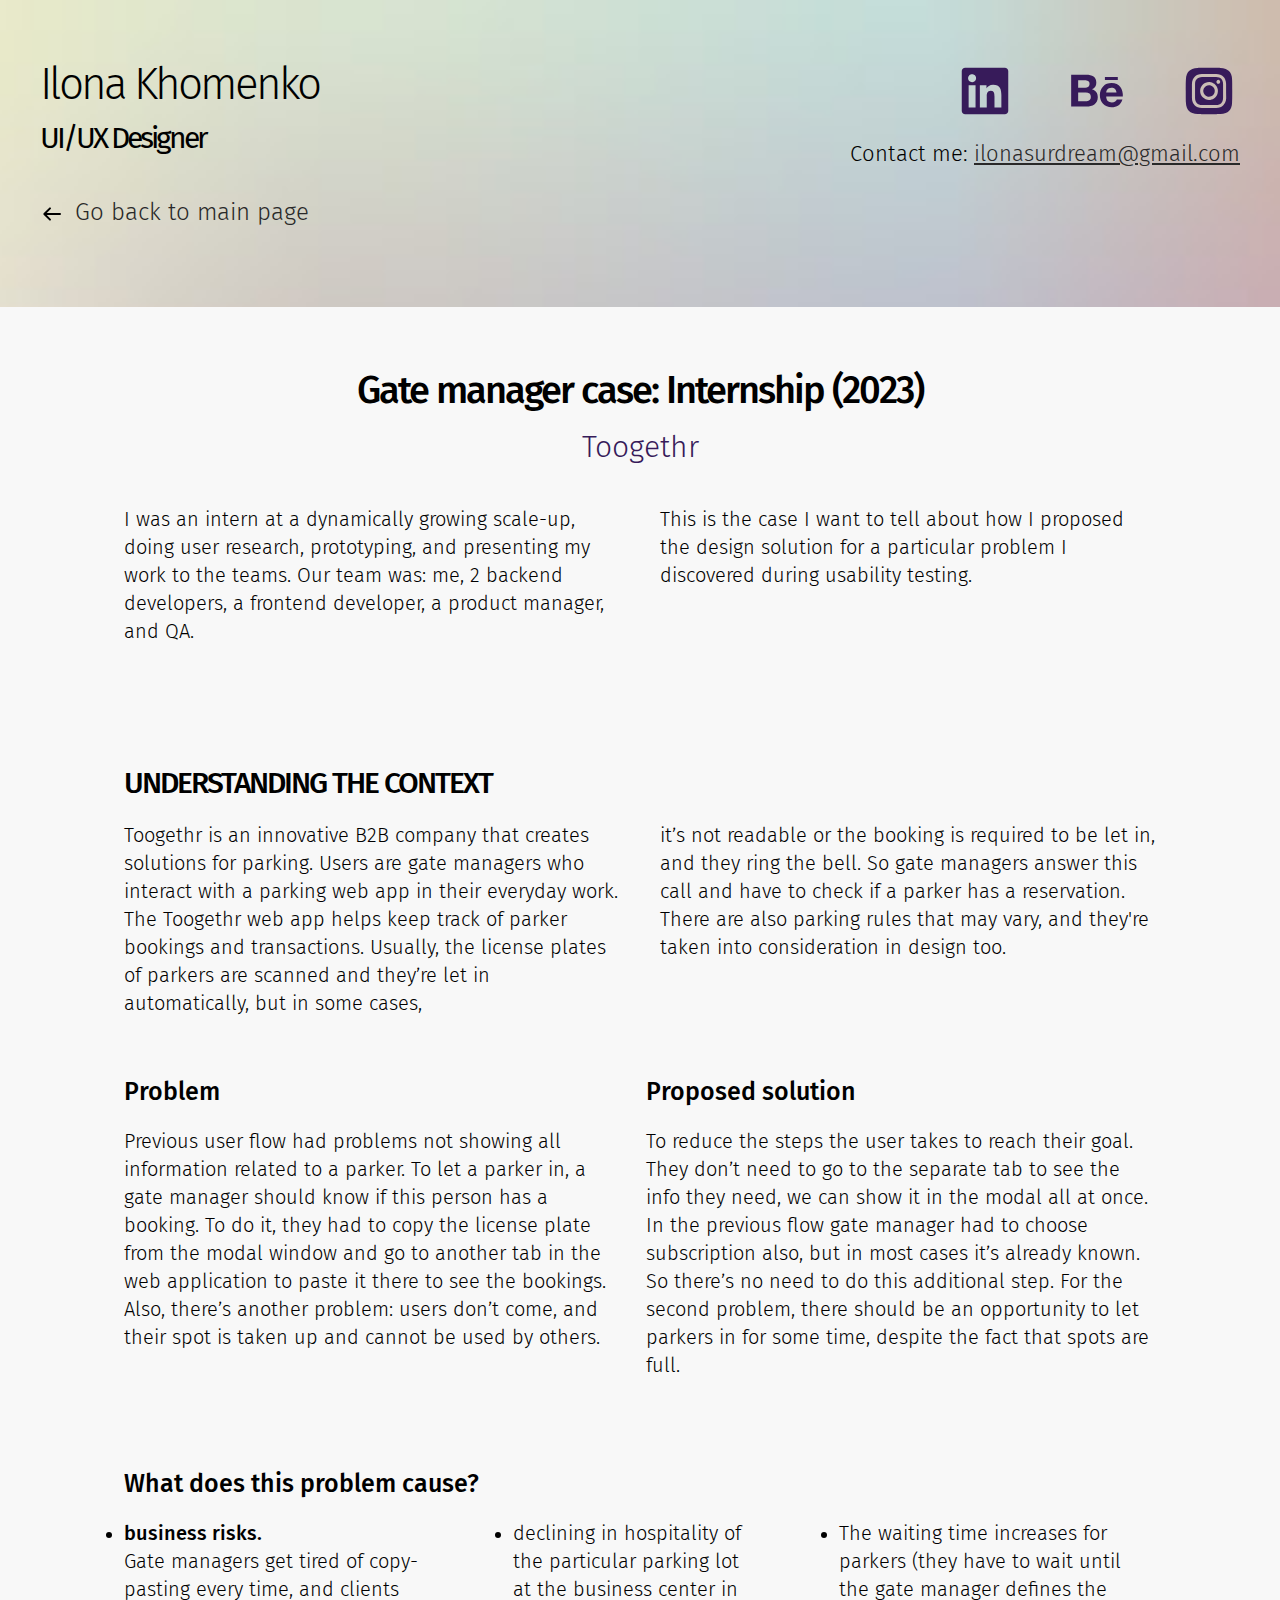
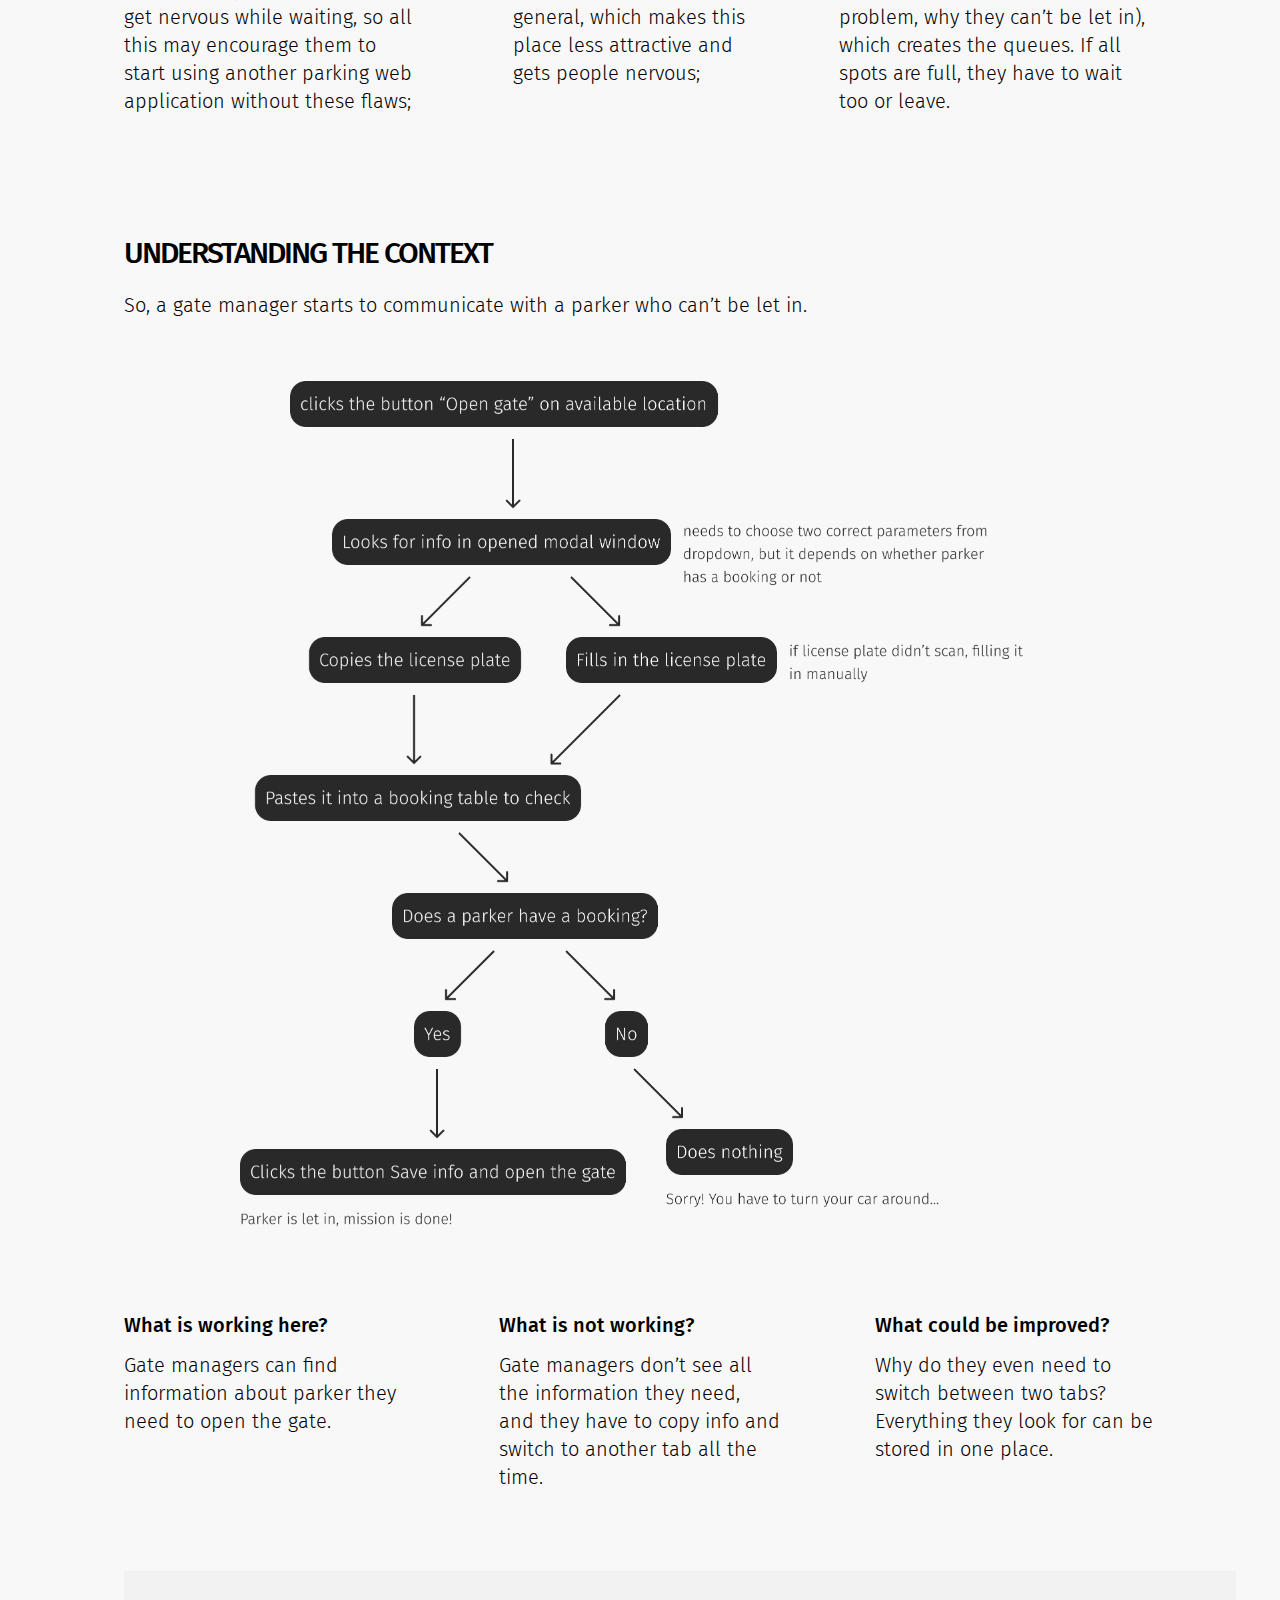
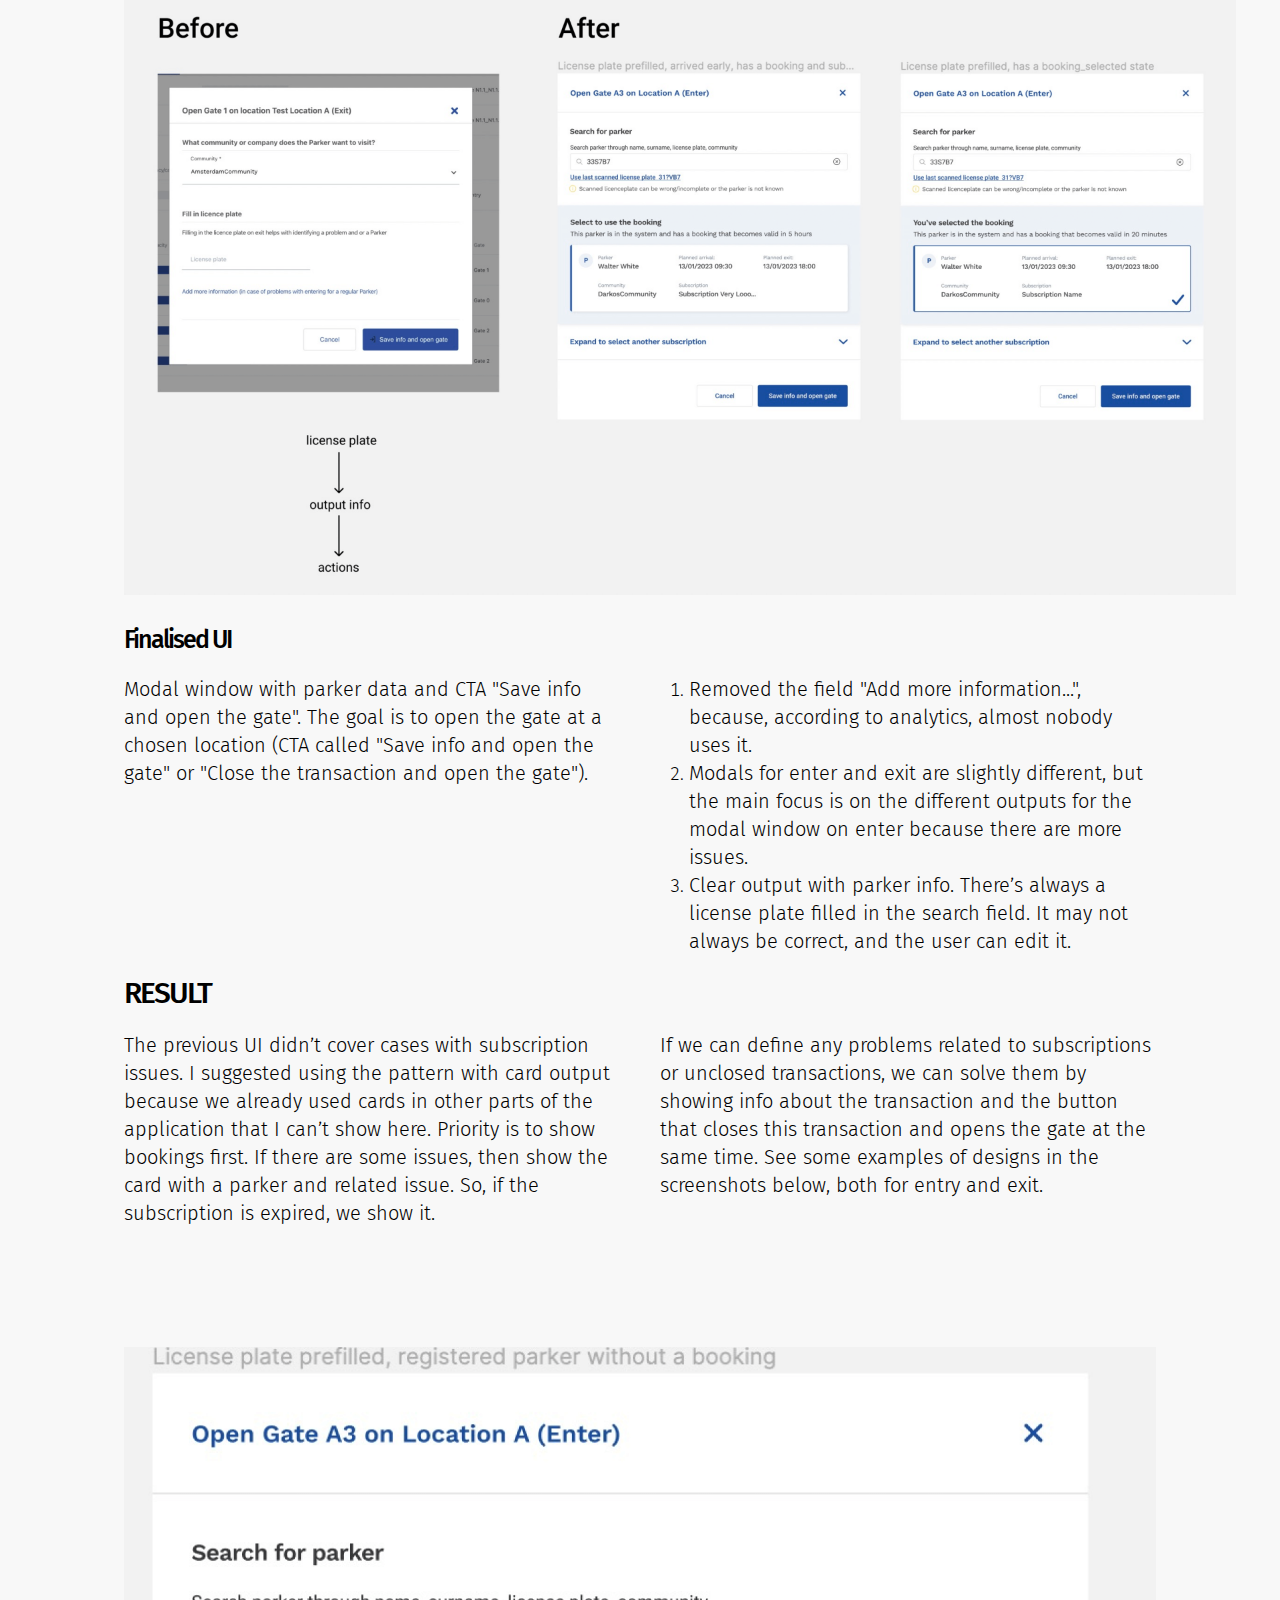
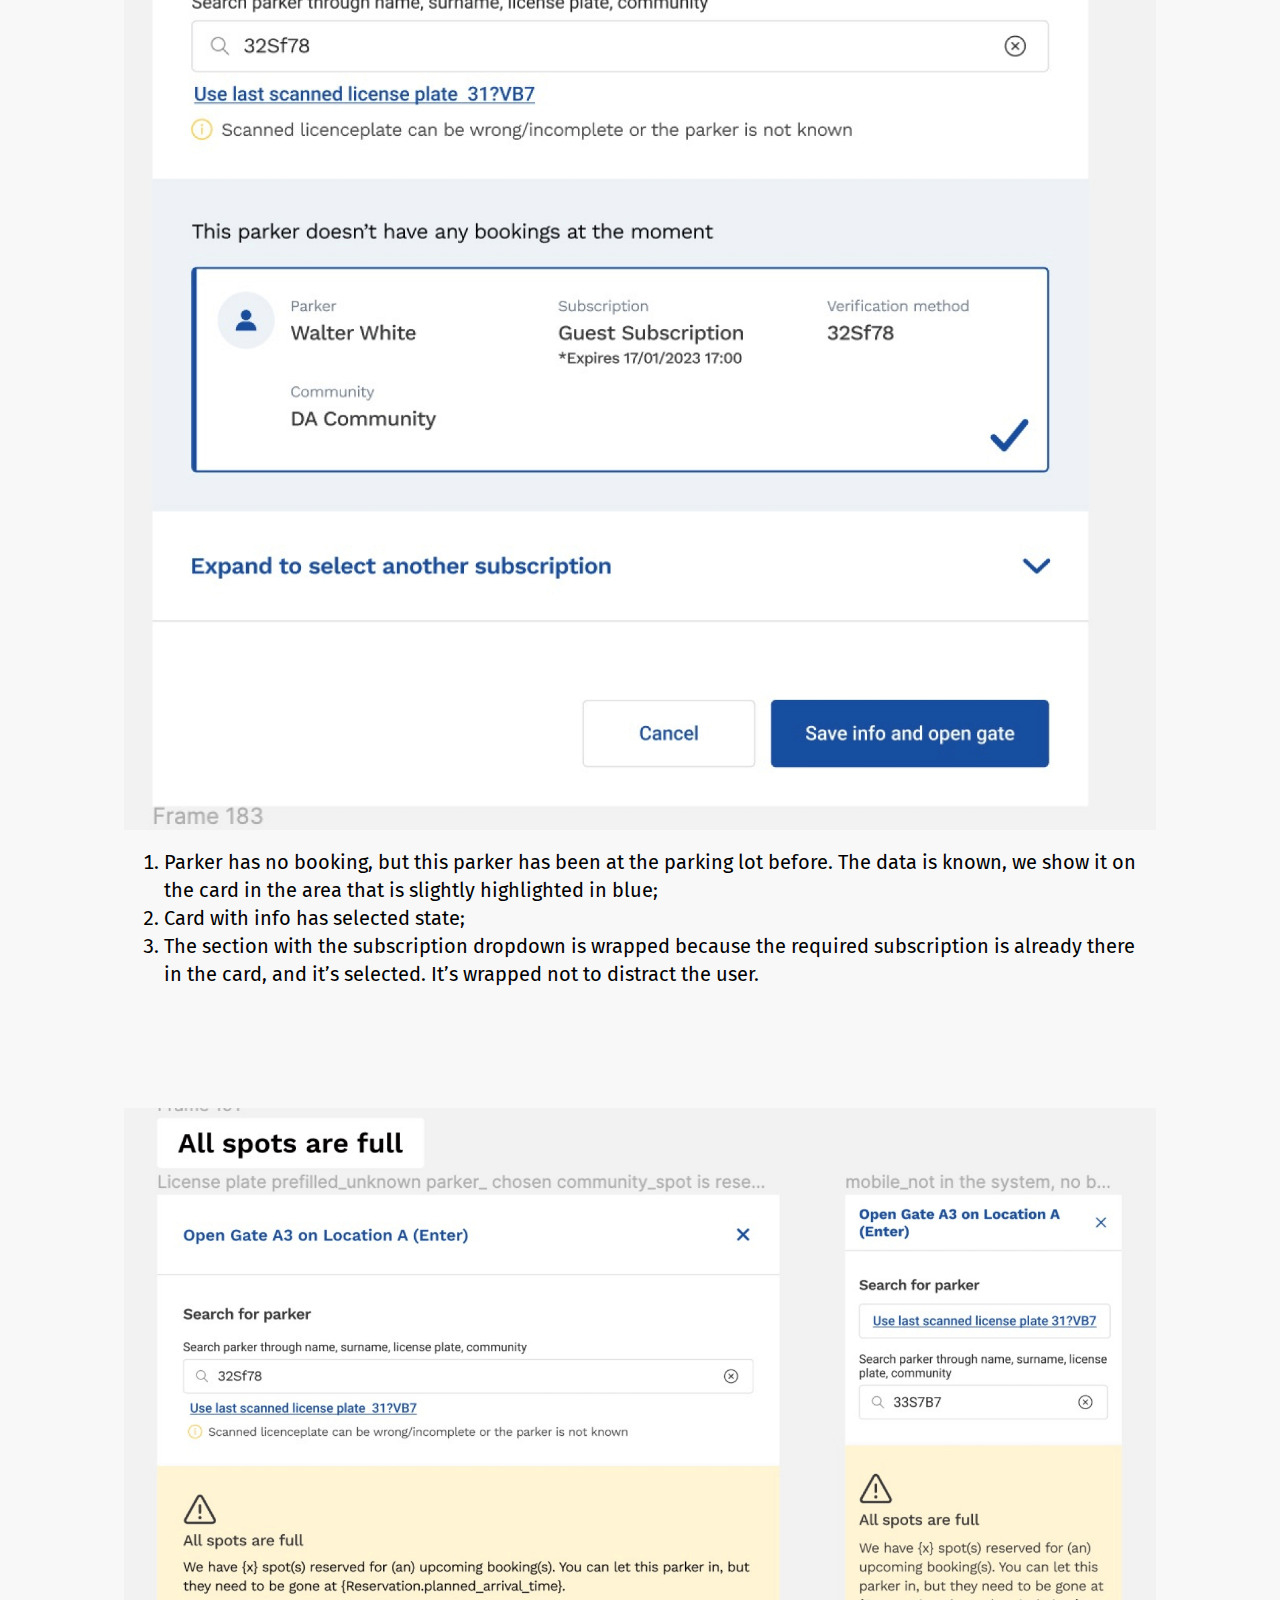
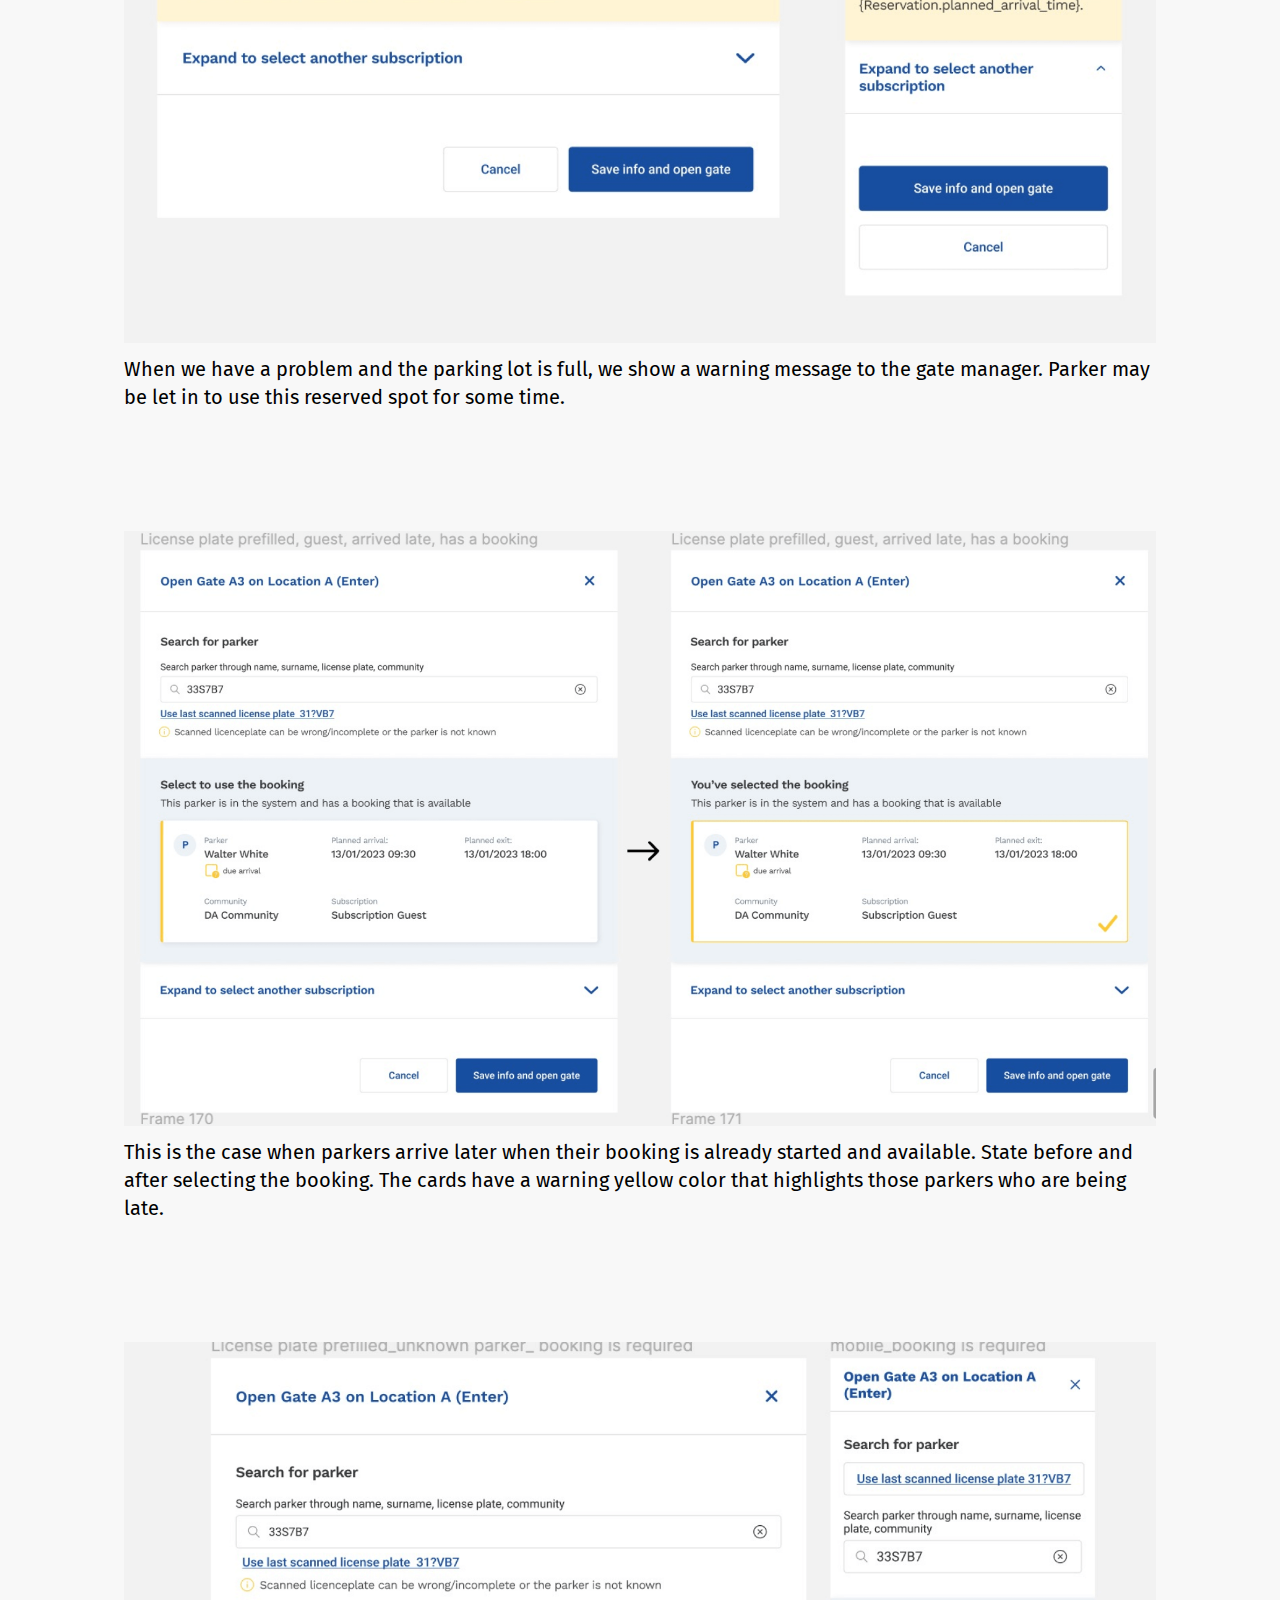
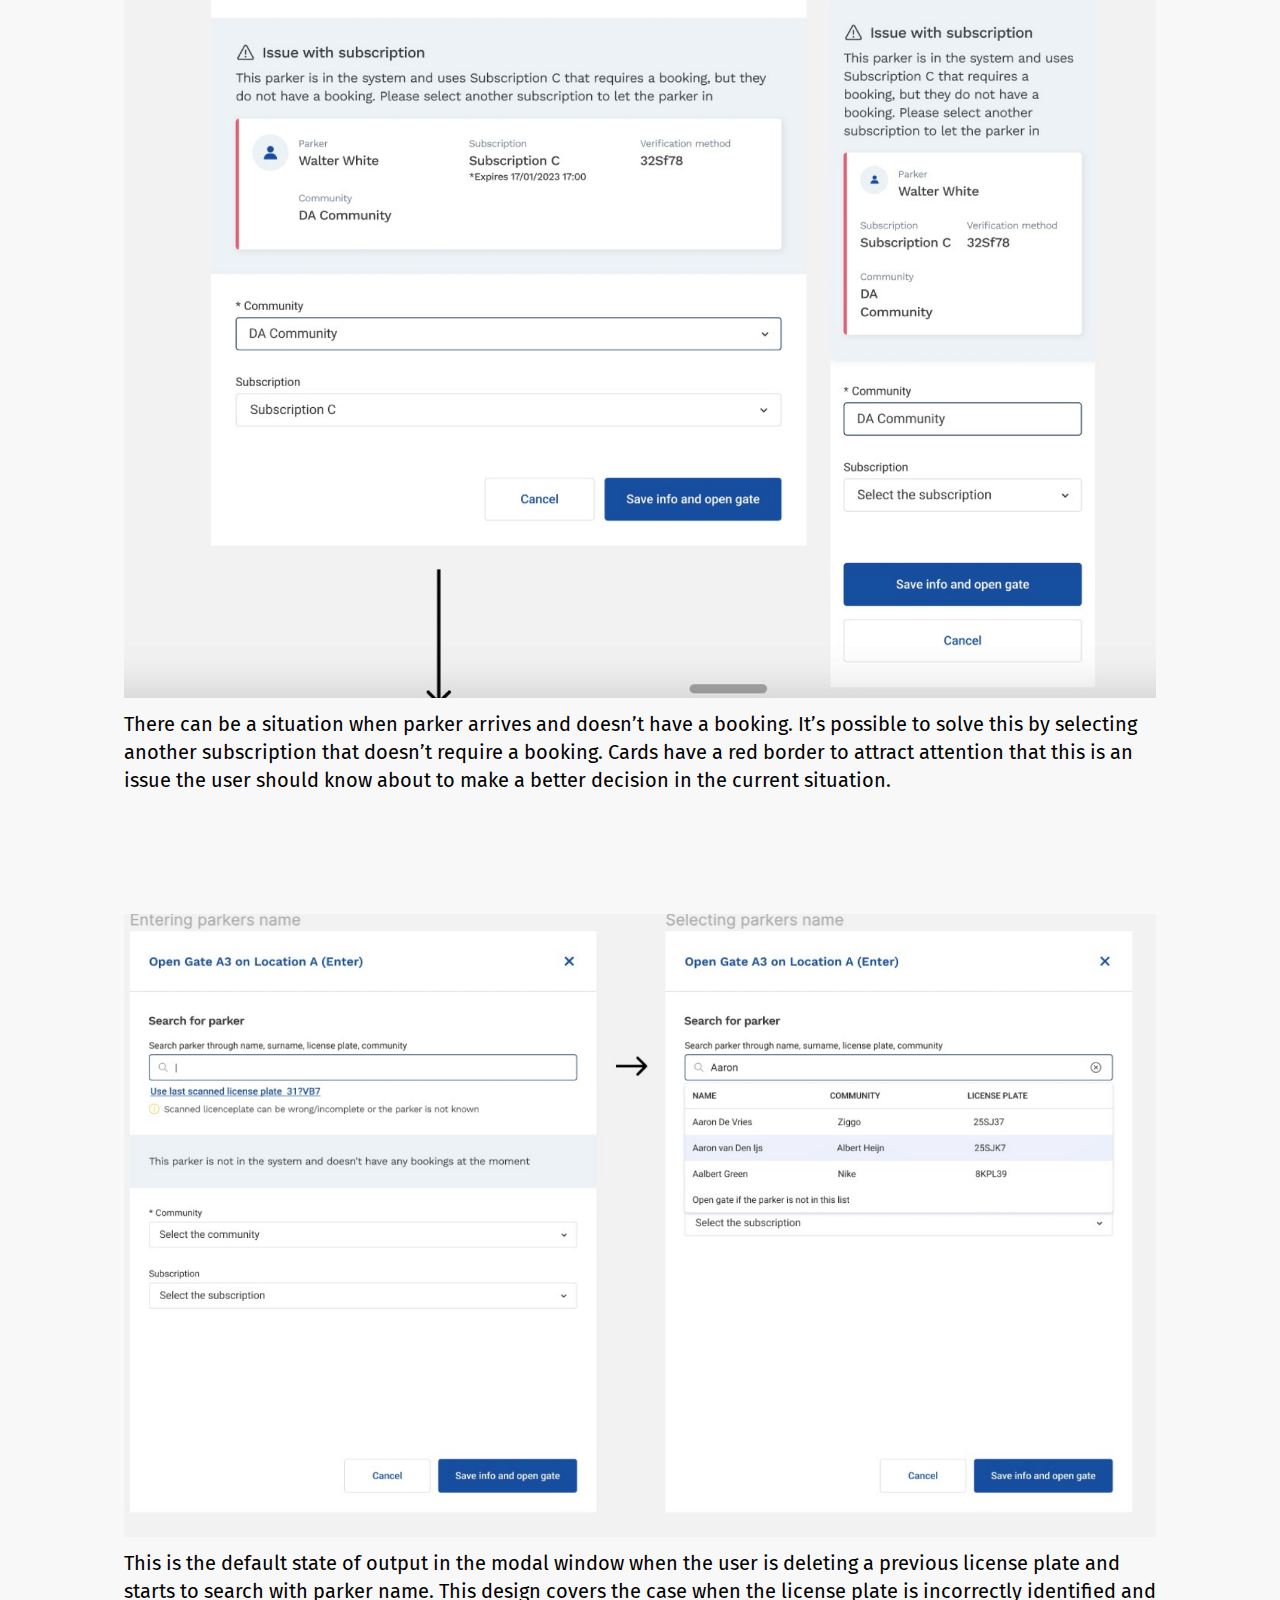
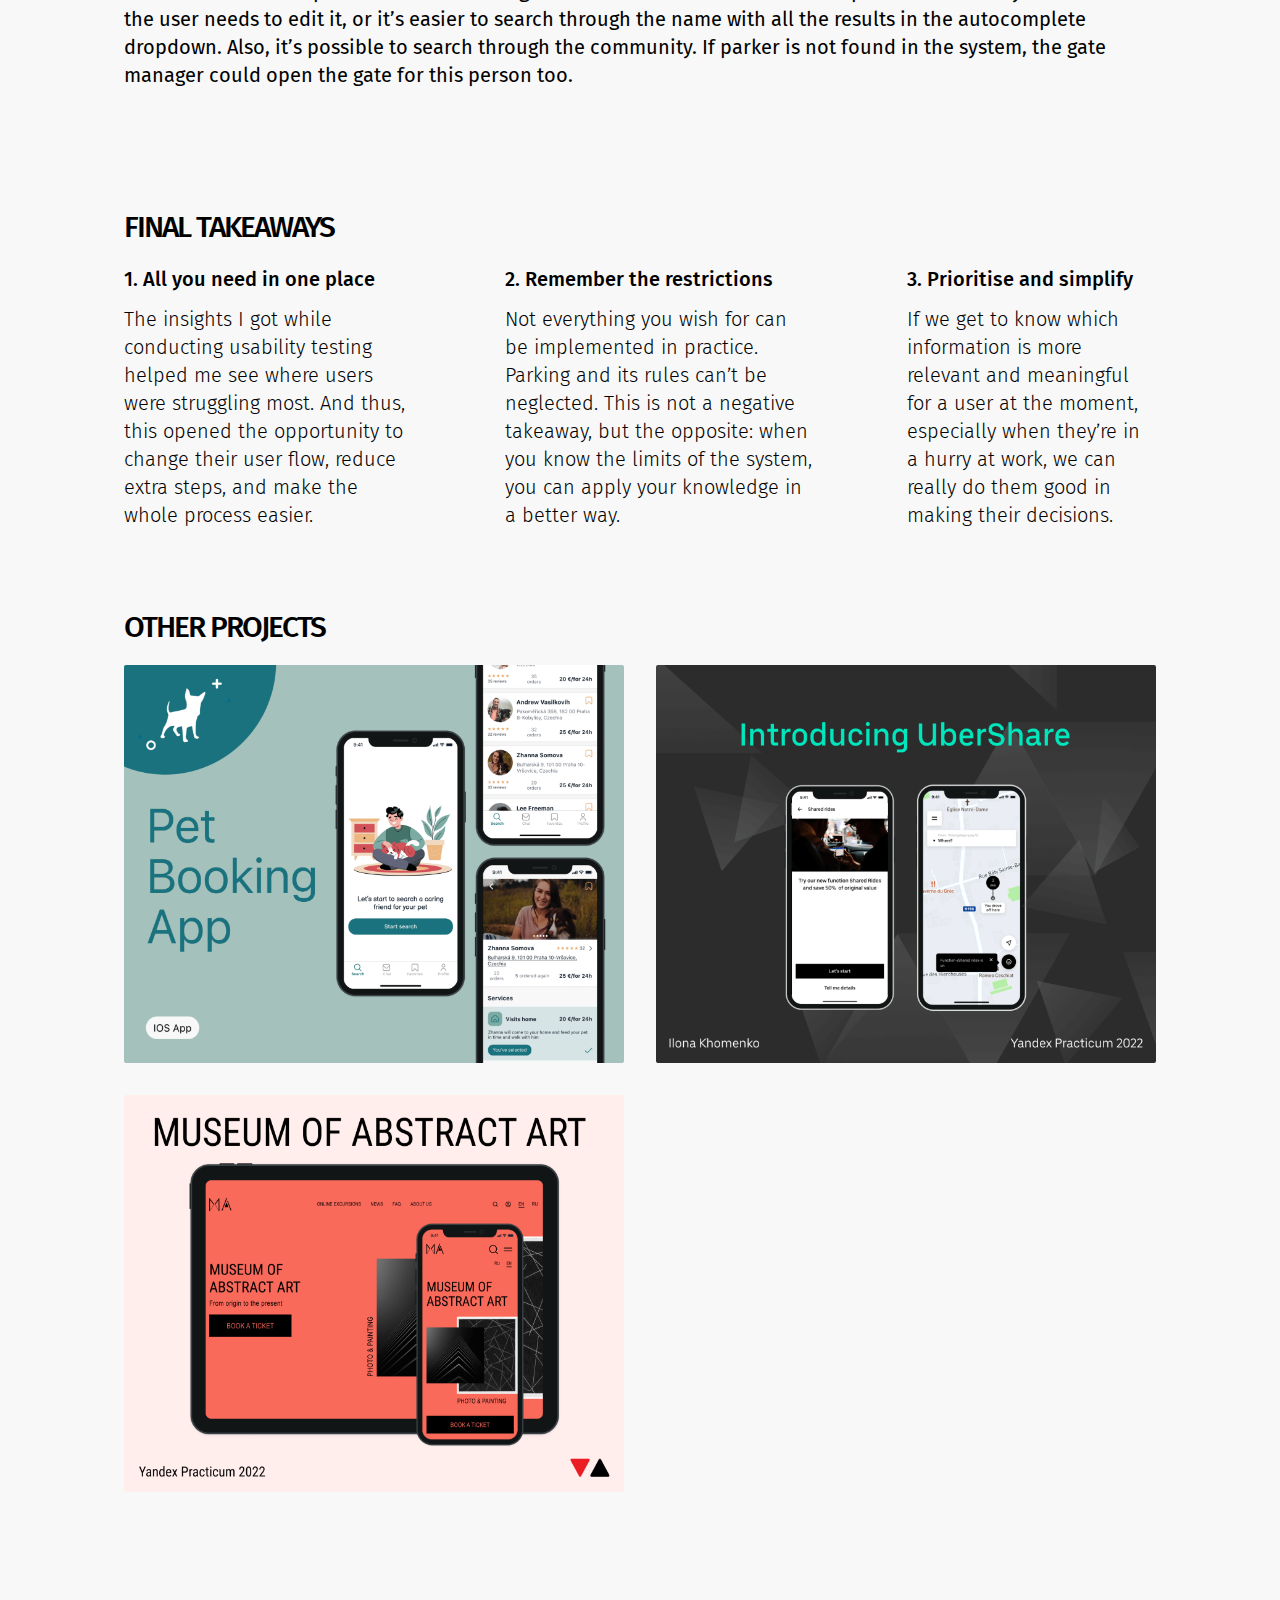
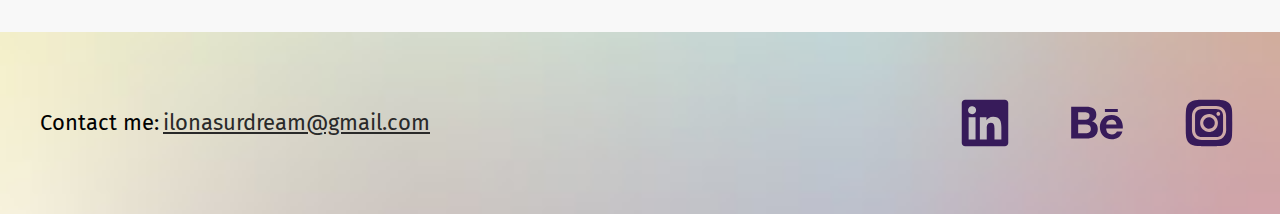
<file: toogethr.html>
<!DOCTYPE html>
<html lang="en">
<head>
  <meta charset="UTF-8">
  <meta http-equiv="X-UA-Compatible" content="IE=edge">
  <meta name="viewport" content="width=device-width, initial-scale=1.0">
  <title>Portfolio site</title>
  <link rel="preconnect" href="https://fonts.googleapis.com">
  <link rel="preconnect" href="https://fonts.gstatic.com" crossorigin>
  <link href="https://fonts.googleapis.com/css2?family=Fira+Sans:wght@300;400;500&display=swap" rel="stylesheet">
  <link rel="stylesheet" href="./main.css">
  <link rel="stylesheet" href="./media.css">
</head>
<body>
  <main>
    <header class="section secondary-section-header">
      <div class="heading-wrap">
        <h1 class="secondary-section-heading">Ilona Khomenko <br/>
          <b class="subheading">UI/UX Designer</b>
        </h1>
        <a class="back-link" href="/portfolio">
          <svg xmlns="http://www.w3.org/2000/svg" width="24" height="24" fill="none"><g clip-path="url(#a)"><path fill="#000" d="M3.636 11.293a1 1 0 0 0 0 1.414l5.657 5.657a1 1 0 0 0 1.414-1.414L6.757 13H20a1 1 0 0 0 0-2H6.757l3.95-3.95a1 1 0 0 0-1.414-1.414l-5.657 5.657Z"/></g><defs><clipPath id="a"><path fill="#fff" d="M0 0h24v24H0z"/></clipPath></defs></svg>
          Go back to main page
        </a>
      </div>
      <div class="secondary-section-contacts">
        <ul class="socials-list">
          <li class="socials-item">
            <a class="socials-link" href="https://www.linkedin.com/in/ilona-khomenko-47888281/" aria-label="LinkedIn" target="_blank" rel="noopener">
              <svg width="62" height="62" viewBox="0 0 62 62" fill="none" xmlns="http://www.w3.org/2000/svg" aria-hidden="true">
                <linearGradient id="gradient1" gradientTransform="rotate(90)">
                  <stop class="main-stop" offset="0%" />
                  <stop class="second-stop" offset="20%" />
                  <stop class="third-stop" offset="75%" />
                  <stop class="alt-stop" offset="100%" />
                </linearGradient>
                <path d="M47.3654 47.3758H40.4808V36.5852C40.4808 34.0122 40.4292 30.7003 36.89 30.7003C33.3017 30.7003 32.7541 33.5007 32.7541 36.3966V47.3758H25.8669V25.1875H32.4802V28.21H32.5707C33.4955 26.4688 35.743 24.6269 39.1013 24.6269C46.0763 24.6269 47.368 29.2201 47.368 35.1953V47.3758H47.3654ZM18.0911 22.1521C17.5655 22.1528 17.045 22.0497 16.5593 21.8488C16.0737 21.6479 15.6324 21.3532 15.2609 20.9814C14.8894 20.6097 14.5949 20.1682 14.3944 19.6824C14.1938 19.1967 14.0911 18.6761 14.0921 18.1505C14.0926 17.3596 14.3276 16.5866 14.7675 15.9292C15.2073 15.2719 15.8322 14.7597 16.5631 14.4575C17.294 14.1553 18.0982 14.0766 18.8738 14.2314C19.6494 14.3862 20.3617 14.7676 20.9206 15.3272C21.4795 15.8868 21.8599 16.5996 22.0137 17.3755C22.1675 18.1513 22.0878 18.9553 21.7847 19.6858C21.4815 20.4163 20.9686 21.0406 20.3107 21.4796C19.6527 21.9186 18.8794 22.1526 18.0885 22.1521H18.0911ZM21.5424 47.3758H14.6372V25.1875H21.545V47.3758H21.5424ZM50.8142 7.75H11.1832C9.28192 7.75 7.75 9.24833 7.75 11.1006V50.8994C7.75 52.7517 9.2845 54.25 11.1807 54.25H50.8038C52.7 54.25 54.25 52.7517 54.25 50.8994V11.1006C54.25 9.24833 52.7 7.75 50.8038 7.75H50.8116H50.8142Z" fill="url(#gradient1)" />
              </svg>                  
            </a>
          </li>
          <li class="socials-item">
            <a class="socials-link" href="https://www.behance.net/ilonakhomenko" aria-label="Behance" target="_blank" rel="noopener">
              <svg width="62" height="62" viewBox="0 0 62 62" fill="none" xmlns="http://www.w3.org/2000/svg" aria-hidden="true">
                <linearGradient id="gradient2" gradientTransform="rotate(90)">
                  <stop class="main-stop" offset="0%" />
                  <stop class="second-stop" offset="20%" />
                  <stop class="third-stop" offset="75%" />
                  <stop class="alt-stop" offset="100%" />
                </linearGradient>
                <path d="M20.1577 14.8047C21.6793 14.8047 23.0485 14.9364 24.304 15.2051C25.5517 15.4712 26.616 15.9104 27.515 16.5174C28.4011 17.1245 29.0935 17.9305 29.592 18.9432C30.0751 19.9429 30.3154 21.1933 30.3154 22.6709C30.3154 24.2726 29.9537 25.6108 29.2278 26.6777C28.4967 27.7472 27.4195 28.6229 25.9831 29.2998C27.9387 29.8655 29.388 30.8549 30.349 32.2603C31.3151 33.6785 31.7879 35.3758 31.7879 37.3649C31.7879 38.9795 31.4805 40.3668 30.863 41.5319C30.2681 42.6796 29.4049 43.6668 28.3469 44.4097C27.2509 45.1728 26.0268 45.7329 24.7328 46.063C23.3761 46.4192 21.9789 46.598 20.5762 46.5952H5.16663V14.8047H20.1577ZM19.251 27.649C20.491 27.649 21.5191 27.3545 22.3303 26.7578C23.1363 26.1688 23.5264 25.1974 23.5264 23.867C23.5264 23.1282 23.3946 22.5185 23.1363 22.0406C22.8846 21.5808 22.5121 21.1985 22.059 20.9349C21.5848 20.6537 21.0614 20.4652 20.5168 20.3795C19.9231 20.2688 19.3201 20.216 18.7162 20.2219H12.1675V27.649H19.251V27.649ZM19.641 41.1831C20.3308 41.1831 20.987 41.1237 21.6044 40.9842C22.227 40.8499 22.7798 40.6329 23.25 40.3099C23.7201 39.9999 24.1076 39.5789 24.3866 39.0415C24.6682 38.5094 24.8051 37.8144 24.8051 36.98C24.8051 35.3422 24.3427 34.1771 23.4282 33.4719C22.5111 32.7744 21.2815 32.4282 19.7754 32.4282H12.1675V41.1857H19.641V41.1831ZM41.7673 41.0772C42.7154 42.002 44.082 42.467 45.8593 42.467C47.1329 42.467 48.2334 42.1441 49.1608 41.5034C50.0753 40.8602 50.6333 40.173 50.8477 39.4626H56.4148C55.521 42.2319 54.1647 44.2108 52.3099 45.4017C50.4783 46.5978 48.2489 47.1919 45.6449 47.1919C43.8314 47.1919 42.1987 46.9 40.7365 46.3214C39.3331 45.7748 38.0648 44.9305 37.0191 43.8465C35.9907 42.7373 35.1956 41.4327 34.6812 40.0103C34.1157 38.4373 33.8358 36.776 33.8545 35.1045C33.8545 33.384 34.1413 31.7746 34.7045 30.2892C35.2391 28.8533 36.06 27.5411 37.1173 26.4323C38.1635 25.3473 39.4035 24.4922 40.8476 23.8644C42.3662 23.2258 44.0002 22.9074 45.6475 22.9293C47.5953 22.9293 49.2977 23.3064 50.7599 24.0659C52.1778 24.7909 53.4073 25.8364 54.3507 27.1194C55.2885 28.393 55.9575 29.8526 56.3735 31.4879C56.7894 33.1205 56.934 34.8255 56.8152 36.6106H40.2018C40.2044 38.4293 40.8166 40.1524 41.7673 41.0772V41.0772ZM49.0316 28.9846C48.2799 28.1528 47.0089 27.7033 45.4537 27.7033C44.4436 27.7033 43.6092 27.8712 42.9375 28.2174C42.3234 28.5275 41.7785 28.959 41.3359 29.4858C40.9471 29.964 40.6589 30.5158 40.4885 31.1081C40.3395 31.602 40.2434 32.1103 40.2018 32.6245H50.4886C50.3388 31.0125 49.786 29.8216 49.0316 28.9846V28.9846ZM38.9101 16.9385H51.7984V20.0773H38.9101V16.9385Z" fill="url(#gradient2)" />
              </svg>                  
            </a>
          </li>
          <li class="socials-item">
            <a class="socials-link" href="https://www.instagram.com/ilona_lakritz/" aria-label="Instagram" target="_blank" rel="noopener">
              <svg width="62" height="62" viewBox="0 0 62 62" fill="none" xmlns="http://www.w3.org/2000/svg" aria-hidden="true">
                <linearGradient id="gradient3" gradientTransform="rotate(90)">
                  <stop class="main-stop" offset="0%" />
                  <stop class="second-stop" offset="20%" />
                  <stop class="third-stop" offset="75%" />
                  <stop class="alt-stop" offset="100%" />
                </linearGradient>
                <path d="M31 25.234C29.8596 25.234 28.7448 25.5722 27.7966 26.2057C26.8484 26.8393 26.1093 27.7398 25.6729 28.7934C25.2365 29.847 25.1223 31.0064 25.3448 32.1249C25.5673 33.2434 26.1164 34.2708 26.9228 35.0772C27.7292 35.8836 28.7566 36.4327 29.8751 36.6552C30.9936 36.8777 32.153 36.7635 33.2066 36.3271C34.2602 35.8907 35.1607 35.1516 35.7943 34.2034C36.4278 33.2552 36.766 32.1404 36.766 31C36.766 30.2428 36.6169 29.493 36.3271 28.7934C36.0373 28.0939 35.6126 27.4582 35.0772 26.9228C34.5418 26.3874 33.9061 25.9627 33.2066 25.6729C32.507 25.3831 31.7572 25.234 31 25.234V25.234ZM54.0873 19.5378C54.075 17.7423 53.7444 15.9632 53.1108 14.2833C52.6441 13.0539 51.922 11.9375 50.9922 11.0078C50.0625 10.078 48.9461 9.35592 47.7168 8.88925C46.0368 8.2556 44.2577 7.92498 42.4623 7.91275C39.463 7.75 38.5795 7.75 31 7.75C23.4205 7.75 22.537 7.75 19.5378 7.91275C17.7423 7.92498 15.9632 8.2556 14.2833 8.88925C13.0539 9.35592 11.9375 10.078 11.0078 11.0078C10.078 11.9375 9.35592 13.0539 8.88925 14.2833C8.2556 15.9632 7.92498 17.7423 7.91275 19.5378C7.75 22.537 7.75 23.4205 7.75 31C7.75 38.5795 7.75 39.463 7.91275 42.4623C7.93778 44.264 8.26795 46.0485 8.88925 47.74C9.35385 48.9637 10.0753 50.0736 11.005 50.995C11.9308 51.9304 13.0496 52.6524 14.2833 53.1108C15.9632 53.7444 17.7423 54.075 19.5378 54.0873C22.537 54.25 23.4205 54.25 31 54.25C38.5795 54.25 39.463 54.25 42.4623 54.0873C44.2577 54.075 46.0368 53.7444 47.7168 53.1108C48.9504 52.6524 50.0692 51.9304 50.995 50.995C51.9247 50.0736 52.6462 48.9637 53.1108 47.74C53.7438 46.0518 54.0743 44.2652 54.0873 42.4623C54.25 39.463 54.25 38.5795 54.25 31C54.25 23.4205 54.25 22.537 54.0873 19.5378V19.5378ZM48.1817 38.1377C48.1071 39.5725 47.8009 40.9858 47.275 42.3228C46.8236 43.438 46.1526 44.4511 45.3019 45.3019C44.4511 46.1526 43.438 46.8236 42.3228 47.275C40.9731 47.7716 39.552 48.0464 38.1145 48.0888H23.8855C22.448 48.0464 21.0269 47.7716 19.6773 47.275C18.5243 46.8465 17.4831 46.163 16.6315 45.2755C15.7891 44.4414 15.1385 43.4338 14.725 42.3228C14.2264 40.9745 13.9592 39.5518 13.9345 38.1145V23.8855C13.9592 22.4482 14.2264 21.0255 14.725 19.6773C15.1535 18.5243 15.837 17.4831 16.7245 16.6315C17.5623 15.7936 18.5688 15.1437 19.6773 14.725C21.0269 14.2284 22.448 13.9536 23.8855 13.9113H38.1145C39.552 13.9536 40.9731 14.2284 42.3228 14.725C43.4757 15.1535 44.5169 15.837 45.3685 16.7245C46.2109 17.5586 46.8615 18.5662 47.275 19.6773C47.7716 21.0269 48.0464 22.448 48.0888 23.8855V31C48.0888 35.7895 48.2515 36.2778 48.1817 38.1145V38.1377ZM44.4618 20.8398C44.1849 20.0887 43.7485 19.4067 43.1825 18.8407C42.6165 18.2748 41.9345 17.8383 41.1835 17.5615C40.1523 17.2041 39.0662 17.0309 37.975 17.05H24.025C22.9282 17.0607 21.842 17.2654 20.8165 17.6545C20.077 17.9188 19.4022 18.3374 18.837 18.8826C18.2717 19.4278 17.829 20.087 17.5383 20.8165C17.2006 21.852 17.0357 22.936 17.05 24.025V37.975C17.0731 39.0705 17.2773 40.1547 17.6545 41.1835C17.9313 41.9345 18.3678 42.6165 18.9337 43.1825C19.4997 43.7485 20.1817 44.1849 20.9328 44.4618C21.9247 44.8266 22.9686 45.0306 24.025 45.0662H37.975C39.0718 45.0555 40.158 44.8509 41.1835 44.4618C41.9345 44.1849 42.6165 43.7485 43.1825 43.1825C43.7485 42.6165 44.1849 41.9345 44.4618 41.1835C44.8509 40.158 45.0555 39.0718 45.0662 37.975V24.025C45.0669 22.9271 44.8619 21.8389 44.4618 20.8165V20.8398ZM31 39.8815C29.8348 39.8815 28.681 39.6516 27.6047 39.205C26.5285 38.7584 25.5509 38.1038 24.728 37.2788C23.9052 36.4537 23.2532 35.4745 22.8094 34.397C22.3656 33.3196 22.1387 32.1652 22.1417 31C22.1418 29.2424 22.6632 27.5244 23.6402 26.0633C24.6171 24.6022 26.0056 23.4639 27.6298 22.7924C29.2541 22.1208 31.041 21.9463 32.7645 22.2909C34.488 22.6355 36.0705 23.4837 37.3116 24.7281C38.5528 25.9725 39.3969 27.5572 39.7369 29.2816C40.077 31.006 39.8978 32.7925 39.222 34.4149C38.5462 36.0374 37.4042 37.4229 35.9406 38.396C34.477 39.3691 32.7576 39.8861 31 39.8815V39.8815ZM40.3 23.8623C39.786 23.8078 39.3104 23.5652 38.9647 23.181C38.619 22.7967 38.4278 22.2982 38.4278 21.7814C38.4278 21.2645 38.619 20.766 38.9647 20.3818C39.3104 19.9976 39.786 19.7549 40.3 19.7005C40.814 19.7549 41.2896 19.9976 41.6353 20.3818C41.981 20.766 42.1722 21.2645 42.1722 21.7814C42.1722 22.2982 41.981 22.7967 41.6353 23.181C41.2896 23.5652 40.814 23.8078 40.3 23.8623Z" fill="url(#gradient3)"/>
              </svg>                  
            </a>
          </li>
        </ul>
        <p class="email-item">Contact me:&nbsp; <a href="mailto:ilonasurdream@gmail.com">ilonasurdream@gmail.com</a></p>
      </div>
    </header>
    <div class="scroll-container">
      <section class="section secondary-section">
        <h2 class="second-heading">Gate manager case: Internship (2023)</h2>
        <div class="project-place">Toogethr</div>
        <div class="text-container mb-120">
          <p class="main-text">I was an intern at a dynamically growing scale-up, doing user research, prototyping, and presenting
            my work to the teams. Our team was: me, 2 backend developers, a frontend developer, a product manager, and QA.
          </p>
          <p class="main-text">This is the case I want to tell about how I proposed the design solution for a particular problem I discovered during usability testing.</p>
        </div>
        <h3 class="third-heading">Understanding the context</h3> 
        <div class="text-container mb-60">
          <p class="main-text">Toogethr is an innovative B2B company that creates solutions for parking. Users are gate managers who
            interact with a parking web app in their everyday work. The Toogethr web app helps keep track of parker bookings and
            transactions. Usually, the license plates of parkers are scanned and they’re let in automatically, but in some cases,
          </p>
          <p class="main-text">it’s not readable or the booking is required to be let in, and they ring the bell. So gate managers
            answer this call and have to check if a parker has a reservation. There are also parking rules that may vary, and they're
            taken into consideration in design too.
          </p>
        </div>
        <div class="text-container mb-90">
          <div class="paragraph">
            <b class="subcaption">Problem</b>
            <p class="main-text">Previous user flow had problems not showing all information related to a parker. To let a parker in,
              a gate manager should know if this person has a booking. To do it, they had to copy the license plate from the modal window
              and go to another tab in the web application to paste it there to see the bookings. Also, there’s another problem: users
              don’t come, and their spot is taken up and cannot be used by others.
            </p>
          </div>
          <div class="paragraph">
            <b class="subcaption">Proposed solution</b>
            <p class="main-text">To reduce the steps the user takes to reach their goal. They don’t need to go to the separate tab to
              see the info they need, we can show it in the modal all at once. In the previous flow gate manager had to choose subscription
              also, but in most cases it’s already known. So there’s no need to do this additional step. For the second problem, there
              should be an opportunity to let parkers in for some time, despite the fact that spots are full.
            </p>
          </div>
        </div>
        <div class="secondary-list-section">
          <b class="subcaption">What does this problem cause?</b>
          <ul class="secondary-list">
            <li class="secondary-list-item">
              <b class="text-bold">business risks.</b>
              <p class="main-text">Gate managers get tired of copy-pasting every time, and clients get nervous while waiting, so all this
                may encourage them to start using another parking web application without these flaws;
              </p>
            </li>
            <li class="secondary-list-item">
              <p class="main-text">declining in hospitality of the particular parking lot at the business center in general, which
                makes this place less attractive and gets people nervous;
              </p>
            </li>
            <li class="secondary-list-item">
              <p class="main-text">The waiting time increases for parkers (they have to wait until the gate manager defines the problem,
                why they can’t be let in), which creates the queues. If all spots are full, they have to wait too or leave.
              </p>
            </li>
          </ul>  
        </div>
        <div class="user-flow-section">
          <h3 class="third-heading">Understanding the context</h3> 
          <p class="main-text">So, a gate manager starts to communicate with a parker who can’t be let in.</p>
          <div class="user-flow-wrap">
            <img src="./images/user-flow.png" width="288" height="306" alt="User flow of a gate manager" class="user-flow-image">
          </div>
          <ul class="secondary-list non-dots">
            <li class="secondary-list-item">
              <b class="text-bold margin">What is working here?</b>
              <p class="main-text">Gate managers can find information about parker they need to open the gate.</p>
            </li>
            <li class="secondary-list-item">
              <b class="text-bold margin">What is not working?</b>
              <p class="main-text">Gate managers don’t see all the information they need, and they have to copy info and switch to
                another tab all the time.
              </p>
            </li>
            <li class="secondary-list-item">
              <b class="text-bold margin">What could be improved?</b>
              <p class="main-text">Why do they even need to switch between two tabs? Everything they look for can be stored in one place.</p>
            </li>
          </ul>
          <div class="finalized-wrap">
            <img src="./images/before_mob.png" width="288" height="501" alt="image before" class="image before-image-mob">
            <img src="./images/after1_mob.png" width="288" height="393" alt="image after unselected card" class="image after-image1-mob">
            <img src="./images/after2_mob.png" width="288" height="330" alt="image after selected card" class="image after-image2-mob">
            <img src="./images/before_after.png" width="1112" height="624" alt="image before and after" class="before-after-image">
          </div>
        </div>
        <div class="finalized-aection">
          <h4 class="fourth-heading">Finalised UI</h4>
          <div class="text-container">
            <p class="main-text">Modal window with parker data and CTA "Save info and open the gate". The goal is to open the gate at a chosen location
            (CTA called "Save info and open the gate" or "Close the transaction and open the gate").</p>
            <ol class="finalized-list">
              <li class="finalized-list-item">
                <p class="main-text">Removed the field "Add more information...", because, according to analytics, almost nobody uses it.</p>
              </li>
              <li class="finalized-list-item">
                <p class="main-text">Modals for enter and exit are slightly different, but the main focus is on the different outputs for the modal window on enter because there are more issues.</p>
              </li>
              <li class="finalized-list-item">
                <p class="main-text">Clear output with parker info. There’s always a license plate filled in the search field. It may not always be correct, and the user can edit it.</p>
              </li>
            </ol>
          </div> 
        </div>
        <div class="result-section">
          <h3 class="third-heading">Result</h3>
          <div class="text-container mb-120">
            <p class="main-text">The previous UI didn’t cover cases with subscription issues. I suggested using the pattern with card output
              because we already used cards in other parts of the application that I can’t show here. Priority is to show bookings first.
              If there are some issues, then show the card with a parker and related issue. So, if the subscription is expired, we show it.
            </p>
            <p class="main-text">If we can define any problems related to subscriptions or unclosed transactions, we can solve them by
              showing info about the transaction and the button that closes this transaction and opens the gate at the same time. See
              some examples of designs in the screenshots below, both for entry and exit.
            </p>
          </div>
          <div class="mb-120">
            <img src="./images/registered_mob.png" width="288" height="739" alt="View of modal window: a parker without booking" class="image image-result-mob">
            <img src="./images/registered.png" width="1014" height="1064" alt="View of modal window: a parker without booking" class="image-result-desktop">
            <ol class="result-list-item">
              <li class="result-list-item">
                <p class="main-text fw">Parker has no booking, but this parker has been at the parking lot before. The data is known,
                  we show it on the card in the area that is slightly highlighted in blue;</p>
              </li>
              <li class="result-list-item">
                <p class="main-text fw">Card with info has selected state;</p>
              </li>
              <li class="result-list-item">
                <p class="main-text fw">The section with the subscription dropdown is wrapped because the required subscription is already
                  there in the card, and it’s selected. It’s wrapped not to distract the user.</p>
              </li>
            </ol>
          </div>
        </div>
        <div class="mb-120">
          <img src="./images/spots_mob.png" width="288" height="732" alt="View of modal window: parking lot is full" class="image image-result-mob">
          <img src="./images/spots.png" width="1112" height="900" alt="View of modal window: parking lot is full" class="image-result-desktop">
            <p class="main-text fw">When we have a problem and the parking lot is full, we show a warning message to the gate manager. Parker 
              may be let in to use this reserved spot for some time.</p> 
        </div>
        <div class="mb-120">
          <img src="./images/late_mob.png" width="288" height="340" alt="View of modal window: parker is being late" class="image image-result-mob mb-24">
          <img src="./images/late_selected_mob.png" width="288" height="340" alt="View of modal window: parker is being late, selected state" class="image image-result-mob">
          <img src="./images/late.png" width="1112" height="641" alt="View of modal window: parker is being late, default and selected state" class="image-result-desktop">
            <p class="main-text fw">This is the case when parkers arrive later when their booking is already started and available. State
              before and after selecting the booking. The cards have a warning yellow color that highlights those parkers who are being late.
            </p> 
        </div>
        <div class="mb-120">
          <img src="./images/issue_mob.png" width="288" height="1014" alt="View of modal window: issue with subscription" class="image image-result-mob">
          <img src="./images/issue.png" width="1112" height="1030" alt="View of modal window: issue with subscription" class="image-result-desktop">
            <p class="main-text fw">There can be a situation when parker arrives and doesn’t have a booking. It’s possible to solve this by
              selecting another subscription that doesn’t require a booking. Cards have a red border to attract attention that this is an issue
              the user should know about to make a better decision in the current situation.</p> 
        </div>
        <div class="mb-120">
          <img src="./images/default_mob.png" width="288" height="360" alt="View of modal window: default search" class="image image-result-mob mb-24">
          <img src="./images/search_mob.png" width="288" height="360" alt="View of modal window: search with a dropdown" class="image image-result-mob">
          <img src="./images/default.png" width="1000" height="604" alt="View of modal window: default search and search with a dropdown" class="image-result-desktop">
            <p class="main-text fw">This is the default state of output in the modal window when the user is deleting a previous license plate and
              starts to search with parker name. This design covers the case when the license plate is incorrectly identified and the user needs
              to edit it, or it’s easier to search through the name with all the results in the autocomplete dropdown. Also, it’s possible to search
              through the community. If parker is not found in the system, the gate manager could open the gate for this person too.
            </p> 
        </div>
        <div class="takeaways-section">
          <h3 class="third-heading">Final takeaways</h3>
          <ul class="secondary-list non-dots">
            <li class="secondary-list-item">
              <b class="text-bold margin">1. All you need in one place</b>
              <p class="main-text">The insights I got while conducting usability testing helped me see where users were struggling most. And thus,
                this opened the opportunity to change their user flow, reduce extra steps, and make the whole process easier.</p>
            </li>
            <li class="secondary-list-item">
              <b class="text-bold margin">2. Remember the restrictions</b>
              <p class="main-text">Not everything you wish for can be implemented in practice. Parking and its rules can’t be neglected. This is not
                a negative takeaway, but the opposite: when you know the limits of the system, you can apply your knowledge in a better way.</p>
            </li>
            <li class="secondary-list-item">
              <b class="text-bold margin">3. Prioritise and simplify</b>
              <p class="main-text">If we get to know which information is more relevant and meaningful for a user at the moment, especially when
                they’re in a hurry at work, we can really do them good in making their decisions.</p>
            </li>
          </ul>
        </div>
        <div class="projects-section">
          <h3 class="third-heading">Other projects</h3>
          <div class="projects-images">
            <a class="projects-section-link" href="/portfolio/#pet-booking">
              <picture class="projects-images-container">
                <source media="(max-width: 499px)" srcset="./images/pb_project_cover_mob.png">
                <img src="./images/pb_project_cover.png" width="540" height="422" alt="Pet booking app project, cover" class="projects-section-image">
              </picture>
            </a>
            <a class="projects-section-link" href="/portfolio/#uber">
              <picture class="projects-images-container">
                <source media="(max-width: 499px)" srcset="./images/uber_project_cover_mob.png">
                <img src="./images/uber_project_cover.png" width="540" height="422" alt="Introducing UberShare project, cover" class="projects-section-image">
              </picture>
            </a>
            <a class="projects-section-link" href="/portfolio/#abstract">
              <picture class="projects-images-container">
                <source media="(max-width: 499px)" srcset="./images/maa_project_cover_mob.png">
                <img src="./images/maa_project_cover.png" width="540" height="422" alt="Museum of Abstract Art project, cover" class="projects-section-image">
              </picture>
            </a>
          </div>
        </div>
      </section>
    </div>
  </main>
  <footer>
    <ul class="footer-list">
      <li class="footer-item">
        <a class="footer-link" href="https://www.linkedin.com/in/ilona-khomenko-47888281/" aria-label="LinkedIn" target="_blank" rel="noopener">
          <svg width="62" height="62" viewBox="0 0 62 62" fill="none" xmlns="http://www.w3.org/2000/svg" aria-hidden="true">
            <linearGradient id="gradient4" gradientTransform="rotate(90)">
              <stop class="main-stop" offset="0%" />
              <stop class="second-stop" offset="20%" />
              <stop class="third-stop" offset="75%" />
              <stop class="alt-stop" offset="100%" />
            </linearGradient>
            <path d="M47.3654 47.3758H40.4808V36.5852C40.4808 34.0122 40.4292 30.7003 36.89 30.7003C33.3017 30.7003 32.7541 33.5007 32.7541 36.3966V47.3758H25.8669V25.1875H32.4802V28.21H32.5707C33.4955 26.4688 35.743 24.6269 39.1013 24.6269C46.0763 24.6269 47.368 29.2201 47.368 35.1953V47.3758H47.3654ZM18.0911 22.1521C17.5655 22.1528 17.045 22.0497 16.5593 21.8488C16.0737 21.6479 15.6324 21.3532 15.2609 20.9814C14.8894 20.6097 14.5949 20.1682 14.3944 19.6824C14.1938 19.1967 14.0911 18.6761 14.0921 18.1505C14.0926 17.3596 14.3276 16.5866 14.7675 15.9292C15.2073 15.2719 15.8322 14.7597 16.5631 14.4575C17.294 14.1553 18.0982 14.0766 18.8738 14.2314C19.6494 14.3862 20.3617 14.7676 20.9206 15.3272C21.4795 15.8868 21.8599 16.5996 22.0137 17.3755C22.1675 18.1513 22.0878 18.9553 21.7847 19.6858C21.4815 20.4163 20.9686 21.0406 20.3107 21.4796C19.6527 21.9186 18.8794 22.1526 18.0885 22.1521H18.0911ZM21.5424 47.3758H14.6372V25.1875H21.545V47.3758H21.5424ZM50.8142 7.75H11.1832C9.28192 7.75 7.75 9.24833 7.75 11.1006V50.8994C7.75 52.7517 9.2845 54.25 11.1807 54.25H50.8038C52.7 54.25 54.25 52.7517 54.25 50.8994V11.1006C54.25 9.24833 52.7 7.75 50.8038 7.75H50.8116H50.8142Z" fill="url(#gradient4)" />
          </svg>
        </a>
      </li>
      <li class="footer-item">
        <a class="footer-link" href="https://www.behance.net/ilonakhomenko" aria-label="Behance" target="_blank" rel="noopener">
          <svg width="62" height="62" viewBox="0 0 62 62" fill="none" xmlns="http://www.w3.org/2000/svg" aria-hidden="true">
            <linearGradient id="gradient5" gradientTransform="rotate(90)">
              <stop class="main-stop" offset="0%" />
              <stop class="second-stop" offset="20%" />
              <stop class="third-stop" offset="75%" />
              <stop class="alt-stop" offset="100%" />
            </linearGradient>
            <path d="M20.1577 14.8047C21.6793 14.8047 23.0485 14.9364 24.304 15.2051C25.5517 15.4712 26.616 15.9104 27.515 16.5174C28.4011 17.1245 29.0935 17.9305 29.592 18.9432C30.0751 19.9429 30.3154 21.1933 30.3154 22.6709C30.3154 24.2726 29.9537 25.6108 29.2278 26.6777C28.4967 27.7472 27.4195 28.6229 25.9831 29.2998C27.9387 29.8655 29.388 30.8549 30.349 32.2603C31.3151 33.6785 31.7879 35.3758 31.7879 37.3649C31.7879 38.9795 31.4805 40.3668 30.863 41.5319C30.2681 42.6796 29.4049 43.6668 28.3469 44.4097C27.2509 45.1728 26.0268 45.7329 24.7328 46.063C23.3761 46.4192 21.9789 46.598 20.5762 46.5952H5.16663V14.8047H20.1577ZM19.251 27.649C20.491 27.649 21.5191 27.3545 22.3303 26.7578C23.1363 26.1688 23.5264 25.1974 23.5264 23.867C23.5264 23.1282 23.3946 22.5185 23.1363 22.0406C22.8846 21.5808 22.5121 21.1985 22.059 20.9349C21.5848 20.6537 21.0614 20.4652 20.5168 20.3795C19.9231 20.2688 19.3201 20.216 18.7162 20.2219H12.1675V27.649H19.251V27.649ZM19.641 41.1831C20.3308 41.1831 20.987 41.1237 21.6044 40.9842C22.227 40.8499 22.7798 40.6329 23.25 40.3099C23.7201 39.9999 24.1076 39.5789 24.3866 39.0415C24.6682 38.5094 24.8051 37.8144 24.8051 36.98C24.8051 35.3422 24.3427 34.1771 23.4282 33.4719C22.5111 32.7744 21.2815 32.4282 19.7754 32.4282H12.1675V41.1857H19.641V41.1831ZM41.7673 41.0772C42.7154 42.002 44.082 42.467 45.8593 42.467C47.1329 42.467 48.2334 42.1441 49.1608 41.5034C50.0753 40.8602 50.6333 40.173 50.8477 39.4626H56.4148C55.521 42.2319 54.1647 44.2108 52.3099 45.4017C50.4783 46.5978 48.2489 47.1919 45.6449 47.1919C43.8314 47.1919 42.1987 46.9 40.7365 46.3214C39.3331 45.7748 38.0648 44.9305 37.0191 43.8465C35.9907 42.7373 35.1956 41.4327 34.6812 40.0103C34.1157 38.4373 33.8358 36.776 33.8545 35.1045C33.8545 33.384 34.1413 31.7746 34.7045 30.2892C35.2391 28.8533 36.06 27.5411 37.1173 26.4323C38.1635 25.3473 39.4035 24.4922 40.8476 23.8644C42.3662 23.2258 44.0002 22.9074 45.6475 22.9293C47.5953 22.9293 49.2977 23.3064 50.7599 24.0659C52.1778 24.7909 53.4073 25.8364 54.3507 27.1194C55.2885 28.393 55.9575 29.8526 56.3735 31.4879C56.7894 33.1205 56.934 34.8255 56.8152 36.6106H40.2018C40.2044 38.4293 40.8166 40.1524 41.7673 41.0772V41.0772ZM49.0316 28.9846C48.2799 28.1528 47.0089 27.7033 45.4537 27.7033C44.4436 27.7033 43.6092 27.8712 42.9375 28.2174C42.3234 28.5275 41.7785 28.959 41.3359 29.4858C40.9471 29.964 40.6589 30.5158 40.4885 31.1081C40.3395 31.602 40.2434 32.1103 40.2018 32.6245H50.4886C50.3388 31.0125 49.786 29.8216 49.0316 28.9846V28.9846ZM38.9101 16.9385H51.7984V20.0773H38.9101V16.9385Z" fill="url(#gradient5)" />
          </svg>
        </a>
      </li>
      <li class="footer-item">
        <a class="footer-link" href="https://www.instagram.com/ilona_lakritz/" aria-label="Instagram" target="_blank" rel="noopener">
          <svg width="62" height="62" viewBox="0 0 62 62" fill="none" xmlns="http://www.w3.org/2000/svg" aria-hidden="true">
            <linearGradient id="gradient6" gradientTransform="rotate(90)">
              <stop class="main-stop" offset="0%" />
              <stop class="second-stop" offset="20%" />
              <stop class="third-stop" offset="75%" />
              <stop class="alt-stop" offset="100%" />
            </linearGradient>
            <path d="M31 25.234C29.8596 25.234 28.7448 25.5722 27.7966 26.2057C26.8484 26.8393 26.1093 27.7398 25.6729 28.7934C25.2365 29.847 25.1223 31.0064 25.3448 32.1249C25.5673 33.2434 26.1164 34.2708 26.9228 35.0772C27.7292 35.8836 28.7566 36.4327 29.8751 36.6552C30.9936 36.8777 32.153 36.7635 33.2066 36.3271C34.2602 35.8907 35.1607 35.1516 35.7943 34.2034C36.4278 33.2552 36.766 32.1404 36.766 31C36.766 30.2428 36.6169 29.493 36.3271 28.7934C36.0373 28.0939 35.6126 27.4582 35.0772 26.9228C34.5418 26.3874 33.9061 25.9627 33.2066 25.6729C32.507 25.3831 31.7572 25.234 31 25.234V25.234ZM54.0873 19.5378C54.075 17.7423 53.7444 15.9632 53.1108 14.2833C52.6441 13.0539 51.922 11.9375 50.9922 11.0078C50.0625 10.078 48.9461 9.35592 47.7168 8.88925C46.0368 8.2556 44.2577 7.92498 42.4623 7.91275C39.463 7.75 38.5795 7.75 31 7.75C23.4205 7.75 22.537 7.75 19.5378 7.91275C17.7423 7.92498 15.9632 8.2556 14.2833 8.88925C13.0539 9.35592 11.9375 10.078 11.0078 11.0078C10.078 11.9375 9.35592 13.0539 8.88925 14.2833C8.2556 15.9632 7.92498 17.7423 7.91275 19.5378C7.75 22.537 7.75 23.4205 7.75 31C7.75 38.5795 7.75 39.463 7.91275 42.4623C7.93778 44.264 8.26795 46.0485 8.88925 47.74C9.35385 48.9637 10.0753 50.0736 11.005 50.995C11.9308 51.9304 13.0496 52.6524 14.2833 53.1108C15.9632 53.7444 17.7423 54.075 19.5378 54.0873C22.537 54.25 23.4205 54.25 31 54.25C38.5795 54.25 39.463 54.25 42.4623 54.0873C44.2577 54.075 46.0368 53.7444 47.7168 53.1108C48.9504 52.6524 50.0692 51.9304 50.995 50.995C51.9247 50.0736 52.6462 48.9637 53.1108 47.74C53.7438 46.0518 54.0743 44.2652 54.0873 42.4623C54.25 39.463 54.25 38.5795 54.25 31C54.25 23.4205 54.25 22.537 54.0873 19.5378V19.5378ZM48.1817 38.1377C48.1071 39.5725 47.8009 40.9858 47.275 42.3228C46.8236 43.438 46.1526 44.4511 45.3019 45.3019C44.4511 46.1526 43.438 46.8236 42.3228 47.275C40.9731 47.7716 39.552 48.0464 38.1145 48.0888H23.8855C22.448 48.0464 21.0269 47.7716 19.6773 47.275C18.5243 46.8465 17.4831 46.163 16.6315 45.2755C15.7891 44.4414 15.1385 43.4338 14.725 42.3228C14.2264 40.9745 13.9592 39.5518 13.9345 38.1145V23.8855C13.9592 22.4482 14.2264 21.0255 14.725 19.6773C15.1535 18.5243 15.837 17.4831 16.7245 16.6315C17.5623 15.7936 18.5688 15.1437 19.6773 14.725C21.0269 14.2284 22.448 13.9536 23.8855 13.9113H38.1145C39.552 13.9536 40.9731 14.2284 42.3228 14.725C43.4757 15.1535 44.5169 15.837 45.3685 16.7245C46.2109 17.5586 46.8615 18.5662 47.275 19.6773C47.7716 21.0269 48.0464 22.448 48.0888 23.8855V31C48.0888 35.7895 48.2515 36.2778 48.1817 38.1145V38.1377ZM44.4618 20.8398C44.1849 20.0887 43.7485 19.4067 43.1825 18.8407C42.6165 18.2748 41.9345 17.8383 41.1835 17.5615C40.1523 17.2041 39.0662 17.0309 37.975 17.05H24.025C22.9282 17.0607 21.842 17.2654 20.8165 17.6545C20.077 17.9188 19.4022 18.3374 18.837 18.8826C18.2717 19.4278 17.829 20.087 17.5383 20.8165C17.2006 21.852 17.0357 22.936 17.05 24.025V37.975C17.0731 39.0705 17.2773 40.1547 17.6545 41.1835C17.9313 41.9345 18.3678 42.6165 18.9337 43.1825C19.4997 43.7485 20.1817 44.1849 20.9328 44.4618C21.9247 44.8266 22.9686 45.0306 24.025 45.0662H37.975C39.0718 45.0555 40.158 44.8509 41.1835 44.4618C41.9345 44.1849 42.6165 43.7485 43.1825 43.1825C43.7485 42.6165 44.1849 41.9345 44.4618 41.1835C44.8509 40.158 45.0555 39.0718 45.0662 37.975V24.025C45.0669 22.9271 44.8619 21.8389 44.4618 20.8165V20.8398ZM31 39.8815C29.8348 39.8815 28.681 39.6516 27.6047 39.205C26.5285 38.7584 25.5509 38.1038 24.728 37.2788C23.9052 36.4537 23.2532 35.4745 22.8094 34.397C22.3656 33.3196 22.1387 32.1652 22.1417 31C22.1418 29.2424 22.6632 27.5244 23.6402 26.0633C24.6171 24.6022 26.0056 23.4639 27.6298 22.7924C29.2541 22.1208 31.041 21.9463 32.7645 22.2909C34.488 22.6355 36.0705 23.4837 37.3116 24.7281C38.5528 25.9725 39.3969 27.5572 39.7369 29.2816C40.077 31.006 39.8978 32.7925 39.222 34.4149C38.5462 36.0374 37.4042 37.4229 35.9406 38.396C34.477 39.3691 32.7576 39.8861 31 39.8815V39.8815ZM40.3 23.8623C39.786 23.8078 39.3104 23.5652 38.9647 23.181C38.619 22.7967 38.4278 22.2982 38.4278 21.7814C38.4278 21.2645 38.619 20.766 38.9647 20.3818C39.3104 19.9976 39.786 19.7549 40.3 19.7005C40.814 19.7549 41.2896 19.9976 41.6353 20.3818C41.981 20.766 42.1722 21.2645 42.1722 21.7814C42.1722 22.2982 41.981 22.7967 41.6353 23.181C41.2896 23.5652 40.814 23.8078 40.3 23.8623Z" fill="url(#gradient6)" />
          </svg>
        </a>
      </li>
    </ul>
    <div class="footer-email"><span>Contact me:</span><a href="mailto:ilonasurdream@gmail.com">ilonasurdream@gmail.com</a></div>
  </footer>
  <button class="button-scroll" hidden>Up</button>
  <script src="./script.js"></script>
</body>
</html>
</file>
<file: main.css>
* {
  box-sizing: border-box;
}

h1, h2, h3, h4, h5, h6, p, ul {
  margin: 0;
}

body {
  font-family: 'Fira Sans', sans-serif;
  font-weight: 300;
  font-size: 18px;
  line-height: 24px;
  margin: 0;
  background-color: #F8F8F8;
  position: relative;
}

ul {
  list-style: none;
  padding: 0;
}

a {
  color: #292929;
}

.section {
  padding-left: 16px;
  padding-right: 16px;
}

.primary-section {
  background-image: url(./images/bg_mob.jpg);
  background-repeat: no-repeat;
  background-size: cover;
  padding-top: 60px;
  padding-bottom: 60px;
}

.primary-section-flex {
  margin-bottom: 60px;
}

.facts-section-list {
  display: flex;
  flex-direction: column;
  align-items: center;
}

.facts-section-item {
  display: flex;
  flex-direction: column;
  justify-content: center;
  align-items: center;
  width: 288px;
  height: 288px;
  border-radius: 50%;
  background-color: rgb(250 223 255 / 40%);
}

.facts-section-item:not(:last-child) {
  margin-bottom: 40px;
}

.facts-section-text {
  max-width: 182px;
  font-size: 15px;
  line-height: 25px;
  font-weight: 400;
  margin-bottom: 16px;
  text-align: center;
}

.secondary-section {
  max-width: 1112px;
  margin: 0 auto;
  padding-top: 60px;
}

.secondary-section  .second-heading {
  text-align: center;
}

.secondary-section .project-place {
  font-size: 26px;
  line-height: 30px;
  text-align: center;
  margin-bottom: 24px;
}

.secondary-section .main-text {
  width: 100%;
}

.secondary-section-heading {
  margin-bottom: 24px;
}

.socials-list {
  display: flex;
  gap: 50px;
  margin-bottom: 24px;
}

.socials-link {
  display: flex;
  align-items: center;
  text-decoration: none;
}

.main-stop,
.second-stop,
.third-stop,
.alt-stop {
  stop-color: #371B5A; 
}

.socials-link:hover svg linearGradient stop,
.footer-link:hover svg linearGradient stop {
  transition: stop-color 0.5s ease;
}

.socials-link:hover .main-stop,
.footer-link:hover .main-stop {
  stop-color:#410D83;
}

.socials-link:hover .second-stop,
.footer-link:hover .second-stop {
  stop-color: rgba(56, 13, 131, 0.77);
}

.socials-link:hover .third-stop,
.footer-link:hover .third-stop {
  stop-color: rgba(114, 13, 131, 0.25);
}

.socials-link:hover .alt-stop,
.footer-link:hover .alt-stop {
  stop-color: rgba(65, 13, 131, 0.15);
}

.email-item {
  font-size: 22px;
  line-height: 24px;
  margin-bottom: 50px;
}

.email-item a {
  display: block;
}

.email-item a:hover {
  color: #410D83;
}

.behance-link {
  line-height: 28px;
  text-transform: uppercase;
}

.behance-link:hover {
  color: #410D83;
}

.behance-link--m {
  margin-right: 16px;
}

.project-link {
  position: relative;
}

.project-link::after {
  content: '';
  position: absolute;
  background-repeat: no-repeat;
  background-size: cover;
  opacity: 0;
  z-index: 1;
  transform: scale(0);
  transition: all .5s ease;
}

.project-link:hover::after {
  opacity: 1;
  transform: scale(1);
}

.project-link--pb:hover::after {
  background-image: url('./images/pb_hover.png');
  width: 120px;
  height: 243px;
  top: 45px;
  left: 175px;
}

.project-link--abstract:hover::after {
  background-image: url('./images/am_hover.png');
  width: 358px;
  height: 260px;
  top: 75px;
  left: -2px;
}

.project-link--uber:hover::after {
  background-image: url('./images/uber_hover.png');
  width: 120px;
  height: 243px;
  top: 75px;
  left: 87px;
}

.project-link--toogethr:hover::after {
  background-image: url('./images/toogether_ hover.png');
  width: 267px;
  height: 294px;
  top: 44px;
  left: 88px;
}

.text-container {
  margin-bottom: 16px;
}

.text-container.mb-120,
.mb-120 {
  margin-bottom: 60px;
}

.text-container.mb-60 {
  margin-bottom: 40px;
}

.text-container.mb-90 {
  margin-bottom: 40px;
}

.text {
  font-size: 20px;
  line-height: 28px;
}

.main-text {
  font-size: 20px;
  line-height: 28px;
  width: 50%;
}

.main-text.fw,
.result-list-item::marker {
  font-size: 17px;
  line-height: 25px;
  font-weight: 400;
}

.text-bold {
  display: block;
  font-size: 20px;
  line-height: 28px;
  font-weight: 500;
}

.text-bold.margin {
  margin-bottom: 12px;
}

.text:not(:last-child) {
  margin-bottom: 12px;
}

h1 {
  font-size: 44px;
  line-height: 49px;
  font-weight: 300;
  letter-spacing: -3px;
  margin-bottom: 4px;
}

.subheading {
  font-size: 30px;
  line-height: 36px;
  font-weight: 400;
  letter-spacing: -3px;
}

.description {
  font-size: 15px;
  line-height: 21px;
  font-weight: 400;
  margin-bottom: 20px;
}

.socials-item {
  margin-bottom: 0;
}

.socials-text {
  font-size: 18px;
  line-height: 22px;
  margin-left: 4px;
}

.list-wrap {
  display: flex;
  flex-direction: column;
}

.list-wrap:first-child {
  margin-bottom: 20px;
}

.secondary-section-header {
  background-image: url(./images/header_bg_mob.jpg);
  background-repeat: no-repeat;
  background-size: cover;
  padding-top: 50px;
  padding-bottom: 60px;
}

.secondary-section-header .email-item {
  margin-bottom: 0;
}

.heading-wrap {
  margin-bottom: 50px;
}

.back-link {
  font-size: 24px;
  line-height: 29px;
  font-weight: 300;
  margin-bottom: 50px;
  text-decoration: none;
}

.back-link svg {
  margin-right: 4px;
  vertical-align: middle;
}

.back-link:hover {
  color: #720D83;
}

.back-link:hover svg path {
  fill: #720D83;
}

.second-heading {
  font-size: 38px;
  line-height: 46px;
  font-weight: 500;
  letter-spacing: -2px;
  margin-bottom: 16px;
}

.third-heading {
  font-size: 24px;
  line-height: 29px;
  font-weight: 500;
  text-transform: uppercase;
  letter-spacing: -2px;
  margin-bottom: 16px;
}

.fourth-heading {
  font-size: 22px;
  line-height: 26px;
  font-weight: 500;
  letter-spacing: -2px;
  margin-bottom: 12px;
}

.caption {
  font-size: 22px;
  line-height: 26px;
  font-weight: 400;
  letter-spacing: -2px;
  margin-bottom: 24px;
}

.subcaption {
  display: block;
  font-size: 22px;
  line-height: 26px;
  font-weight: 500;
  margin-bottom: 12px;
}

.paragraph .main-text,
.user-flow-section .main-text {
  width: 100%;
}

.user-flow-section .secondary-list-item {
  width: 100%;
}

.img-container {
  margin: 24px -16px 0;
  display: block;
}

.main-img {
  width: 100%;
  height: 100%;
  object-fit: cover;
}

.project-second {
  margin-top: 36px;
}

.project-item,
.subject {
  font-size: 28px;
  line-height: 34px;
}

.subject {
  display: block;
  font-weight: 400;
  margin-bottom: 20px;
}

.project-place {
  color: #371B5A;
  font-size: 26px;
  line-height: 32px;
}

.project-list {
  max-width: 546px;
  margin-right: 20px;
  margin-bottom: 16px;
}

.project-item {
  text-transform: uppercase;
  letter-spacing: -2px;
}

.project-item:not(:last-child) {
  margin-bottom: 20px;
}

.project-link:hover {
  color: #410D83;
  transition: 0.2s ease;
}

.project-section {
  position: relative;
  padding-top: 60px;
  padding-bottom: 100px;
}

.project-section:not(:last-child)::after {
  position: absolute;
  content: '';
  left: 0;
  right: 0;
  bottom: 0;
  height: 60px;
  background-image: url('./images/small_bg.png');
  background-repeat: no-repeat;
  background-size: cover;
}

.section-uber {
  padding-bottom: 100px;
}

.image-flex {
  display: flex;
  padding-left: 16px;
  padding-right: 16px;
  margin-right: -16px;
  margin-left: -16px;
  margin-bottom: 24px;
  overflow-x: auto;
}

.project-image:not(:last-child) {
  margin-right: 24px;
}

.secondary-list-section {
  margin-bottom: 60px;
}

.secondary-list {
  list-style: unset;
}

.secondary-list-item:not(:last-child) {
  margin-bottom: 30px;
}

.secondary-list .main-text {
  width: 100%;
}

.secondary-list.non-dots {
  list-style: none;
  margin-bottom: 40px;
}

.user-flow-wrap {
  display: flex;
  justify-content: center;
  margin-top: 24px;
  margin-bottom: 60px;
}

.user-flow-image {
  width: 100%;
  height: 100%;
}

.scroll-container {
  scroll-behavior: smooth;
}

.image-container {
  display: block;
  margin-bottom: 24px;
}

.finalized-wrap {
  margin-bottom: 30px;
}

.before-after-image {
  display: none;
}

.before-image-mob {
  margin-bottom: 30px;
}

.after-image1-mob {
  margin-bottom: 24px;
}

.image,
.image-result-desktop {
  width: 100%;
  height: 100%;
}

.image-result-mob, 
.image-result-desktop {
  margin-bottom: 12px;
}

.image-result-mob.mb-24 {
  margin-bottom: 24px;
}

.image-result-desktop {
  display: none;
}

.finalized-section {
  margin-bottom: 60px;
}

.finalized-list {
  width: 100%;
  margin: 0;
}

.projects-section-image {
  width: 100%;
  height: 100%;
  margin-bottom: 20px;
  border-radius: 2px;
  transition: transform 0.25s;
}

.projects-section-image:hover {
  transform: scale(0.8);
}

.projects-section {
  margin-bottom: 40px;
}

.projects-section-link {
  overflow: hidden;
}

.projects-section-link:hover .projects-section-image {
  transform: scale(1.1);
}

footer {
  background-image: url('./images/footer_bg_mob.jpg');
  background-repeat: no-repeat;
  background-size: cover;
  padding: 60px 16px 44px;
}

.footer-list {
  display: flex;
  gap: 50px;
  margin-bottom: 32px;
}

.footer-text {
  display: block;
  margin-left: 4px;
}

.footer-link {
  display: flex;
  align-items: center;
}

.footer-item {
  margin-bottom: 0;
}

.footer-email {
  font-size: 22px;
  line-height: 24px;
  font-weight: 400;
  display: flex;
  flex-wrap: wrap;
}

.footer-email a:hover {
  color: #410D83;
}

.footer-email span {
  margin-right: 4px;
}

.behance-links {
  display: flex;
  flex-wrap: wrap;
}
</file>
<file: media.css>
@media screen and (min-width: 375px) {
  .facts-section-item {
    width: 320px;
    height: 320px;
  }
}

@media screen and (max-width: 743px) {
  .button-scroll {
    display: none;
  }
}

@media screen and (min-width: 744px) {
  .section {
    padding-left: 40px;
    padding-right: 40px;
  }

  .primary-section {
    background-image: url(./images/bg_tab.jpg);
    padding-top: 60px;
    padding-bottom: 60px;
  }

  .secondary-section-header {
    padding-top: 60px;
    padding-bottom: 80px;
  }

  .facts-section-item {
    width: 442px;
    height: 442px;
    padding-top: 94px;
    justify-content: flex-start;
  }
  
  .facts-section-item:not(:last-child) {
    margin-bottom: 60px;
  }

  .facts-section-text {
    max-width: 292px;
    font-size: 20px;
    line-height: 30px;
    margin-bottom: 30px;
  }

  .facts-section-icon {
    width: 94px;
    height: 94px;
  }

  .text {
    font-size: 18px;
    line-height: 24px;
  }
  
  .img-container {
    margin: 30px 0 12px;
  }

  .image-flex {
    margin-left: -40px;
    margin-right: -40px;
    padding-left: 40px;
    padding-right: 40px;
  }

  footer {
    padding: 60px 40px;
  }

  .email-item {
    display: flex;
    flex-wrap: wrap;
  }

  .button-scroll {
    width: 70px;
    height: 70px;
    font-weight: 500;
    font-size: 18px;
    line-height: 24px;
    letter-spacing: -1px;
    position: fixed;
    bottom: 20px;
    right: 20px;
    background-color: #292929;
    border: none;
    padding: 0;
    color: #ffffff;
    border-radius: 50%;
  }

  .button-scroll::before {
    content: '';
    position: absolute;
    width: 24px;
    height: 24px;
    left: 23px;
    background-image: url('./images/chevrons-up.svg');
    opacity: 0;
    transition: .2s ease-out;
  }

  .button-scroll:hover::before {
    opacity: 1;
  }

  .button-scroll:focus {
    background-image: linear-gradient(180deg, #410D83 2.08%, rgba(56, 13, 131, 0.85) 24.48%, rgba(114, 13, 131, 0.25) 81.77%, rgba(65, 13, 131, 0.15) 100%);
  }

  .text:not(:last-child) {
    margin-bottom: 16px;
  }
}

@media screen and (min-width: 834px) {
  .primary-section-flex {
    display: flex;
  }

  .primary-wrap {
    padding-left: 30px;
  }

  h1 {
    margin-bottom: 10px;
  }

  .description {
    font-size: 18px;
    line-height: 26px;
    margin-bottom: 0;
  }

  .contacts {
    display: flex;
    align-items: center;
    flex-wrap: wrap;
    flex-direction: row-reverse;
  }

  .socials-list {
    margin-bottom: 0;
    padding-bottom: 0;
  }

  .email-item {
    margin-bottom: 0;
  }

  .projects {
    margin-top: 28px;
  }

  .project-second {
    margin-top: 40px;
  }

  .image-result-mob {
    display: none;
  }

  .socials-list {
    margin-bottom: 20px;
  }

  .secondary-section .project-place {
    font-size: 30px;
    line-height: 36px;
    margin-bottom: 40px;
  }

  .text-container {
    display: flex;
    gap: 40px;
    margin-bottom: 20px;
  }

  .text {
    width: 50%;
  }

  .text:not(:last-child) {
    margin-bottom: 0;
  }

  footer {
    display: flex;
    flex-direction: row-reverse;
    justify-content: space-between;
    align-items: center;
  }

  .footer-list {
    margin-bottom: 0;
  }

  .footer-item:not(:last-child) {
    margin-bottom: 0;
  }
}

@media screen and (min-width: 1024px) {
  .primary-section {
    background-image: url('./images/bg_1440.jpg');
  }

  .secondary-section-header {
    display: flex;
    justify-content: space-between;
  }

  .secondary-section-contacts {
    display: flex;
    flex-direction: row-reverse;
    align-items: center;
    align-self: flex-start;
    flex-wrap: wrap;
  }

  .heading-wrap {
    width: 100%;
    margin-bottom: 0;
  }

  .photo-wrap {
    width: 45%;
  }

  .image-flex,
  .image-container {
    margin-bottom: 40px;
  }

  .project-image {
    width: 280px;
    height: 565px;
  }

  .project-image:not(:last-child) {
    margin-right: 40px;
  }

  .project-list {
    margin-right: 20px;
  }

  .facts-section-list {
    flex-direction: row;
    flex-wrap: wrap;
    justify-content: center;
    column-gap: 40px;
  }

  .facts-section-item:not(:last-child) {
    margin-bottom: 0;
  }

  .facts-section-item {
    column-gap: 40px;
  }

  .secondary-section-heading {
    margin-bottom: 40px;
  }

  .secondary-list-section {
    margin-bottom: 120px;
  }

  .secondary-list {
    display: flex;
    column-gap: 94px;
  }

  .secondary-list.non-dots {
    margin-bottom: 80px;
  }

  .secondary-list-item:not(:last-child) {
    margin-bottom: 0;
  }

  .text-container.mb-120,
  .mb-120 {
    margin-bottom: 120px;
  }

  .text-container.mb-60 {
    margin-bottom: 60px;
  }

  .text-container.mb-90 {
    margin-bottom: 90px;
  }

  .third-heading {
    font-size: 30px;
    line-height: 36px;
    margin-bottom: 20px;
  }

  .fourth-heading {
    font-size: 25px;
    line-height: 30px;
    margin-bottom: 20px;
  }

  .subcaption {
    font-size: 25px;
    line-height: 30px;
    margin-bottom: 20px;
  }

  .socials-item:first-child  {
    margin-left: 50px;
  }

  .main-text.fw,
  .result-list-item::marker {
    font-size: 20px;
    line-height: 28px ;
  }

  .user-flow-wrap {
    margin-top: 60px;
    margin-bottom: 80px;
  }

  .user-flow-image { 
    width: 801px;
    height: 852px;
  }

  .before-after-image {
    display: block;
  }

  .image {
    display: none;
  }

  .image-result-desktop {
    display: block;
  }

  .finalized-section {
    margin-bottom: 120px;
  }

  .projects-images {
    display: grid;
    grid-template-columns: 2fr 2fr;
    column-gap: 32px;
    row-gap: 32px;
  }

  .projects-section {
    margin-bottom: 140px;
  }

  .projects-section-image{
    margin-bottom: 0;
  }

  .button-scroll {
    bottom: 110px;
  }

  .button-scroll:hover {
    cursor: pointer;
    background-image: linear-gradient(180deg, #410D83 2.08%, rgba(56, 13, 131, 0.85) 24.48%, rgba(114, 13, 131, 0.25) 81.77%, rgba(65, 13, 131, 0.15) 100%);
    background-color: #ffffff;
    transition: .2s ease;
    color: transparent;
  }
}

@media screen and (min-width: 1440px) {
  .section {
    padding-left: 80px;
    padding-right: 80px;
  }

  .primary-section {
    padding-top: 45px;
    padding-bottom: 120px;
  }

  h1 {
    font-size: 50px;
    line-height: 54px;
    margin-bottom: 20px;
  }

  .subheading {
    font-size: 40px;
    line-height: 48px;
  }

  .secondary-section {
    padding-top: 80px;
  }

  .project-section {
    padding-top: 80px;
    padding-bottom: 140px;
  }

  .primary-section-flex {
    margin-bottom: 80px;
  }

  .facts-section-list {
    column-gap: 60px;
  }

  .project-section:not(:last-child)::after {
    height: 80px;
    background-image: url('./images/narrow_bg.jpg');
  }

  .facts-section-item {
    column-gap: 60px;
  }

  .second-heading {
    font-size: 45px;
    line-height: 49px;
    margin-bottom: 16px;
  }

  .caption {
    font-size: 25px;
    line-height: 38px;
    margin-bottom: 40px;
  }

  .primary-wrap {
    padding-left: 60px;
  }

  .photo-wrap {
    max-width: 547px;
  }

  .img-container {
    width: 547px;
    height: 606px;
  }

  .projects {
    margin-top: 50px;
  }

  .project-item {
    font-size: 30px;
    line-height: 36px;
    margin-bottom: 0;
  }

  .subject {
    font-size: 30px;
    line-height: 38px;
    margin-bottom: 0;
    letter-spacing: -2px;
  }

  .project-place {
    letter-spacing: -2px;
  }

  .subject {
    width: 131px;
    flex-shrink: 0;
  }

  .project-first,
  .project-second {
    display: flex;
  }

  .project-wrap {
    flex-wrap: wrap;
    margin-left: 30px;
  }

  .text-container {
    margin-bottom: 24px;
  }

  .text {
    margin-bottom: 0;
  }

  .image-flex {
    padding-left: 80px;
    margin-left: -80px;
    margin-right: -80px;
  }

  footer {
    padding: 60px 80px;
    background-image: url('./images/footer_bg.jpg');
  }
}

@media screen and (min-width: 1920px) {
  .section {
    padding-left: 120px;
    padding-right: 120px;
  }

  .primary-section {
    padding-top: 80px;
    padding-bottom: 80px;
  }

  .project-section {
    padding-top: 120px;
    padding-bottom: 200px;
  }

  .section-uber {
    padding-bottom: 120px;
  }

  .img-container {
    margin: 42px 0 12px;
  }

  .primary-wrap {
    padding-left: 135px;
  }

  .contacts {
    flex-wrap: nowrap;
  }

  .text-container {
    gap: 75px;
  }

  .project-image:not(:last-child) {
    margin-right: 64px;
  }

  .image-flex {
    padding-left: 135px;
    margin-left: -135px;
    margin-right: -135px;
  }

  .subject {
    width: 105px;
  }

  .facts-section-item {
    column-gap: 110px;
  }

  .project-wrap {
    display: flex;
    justify-content: space-between;
    margin-left: 120px;
  }

  footer {
    padding: 60px 120px;
  }
}
</file>
